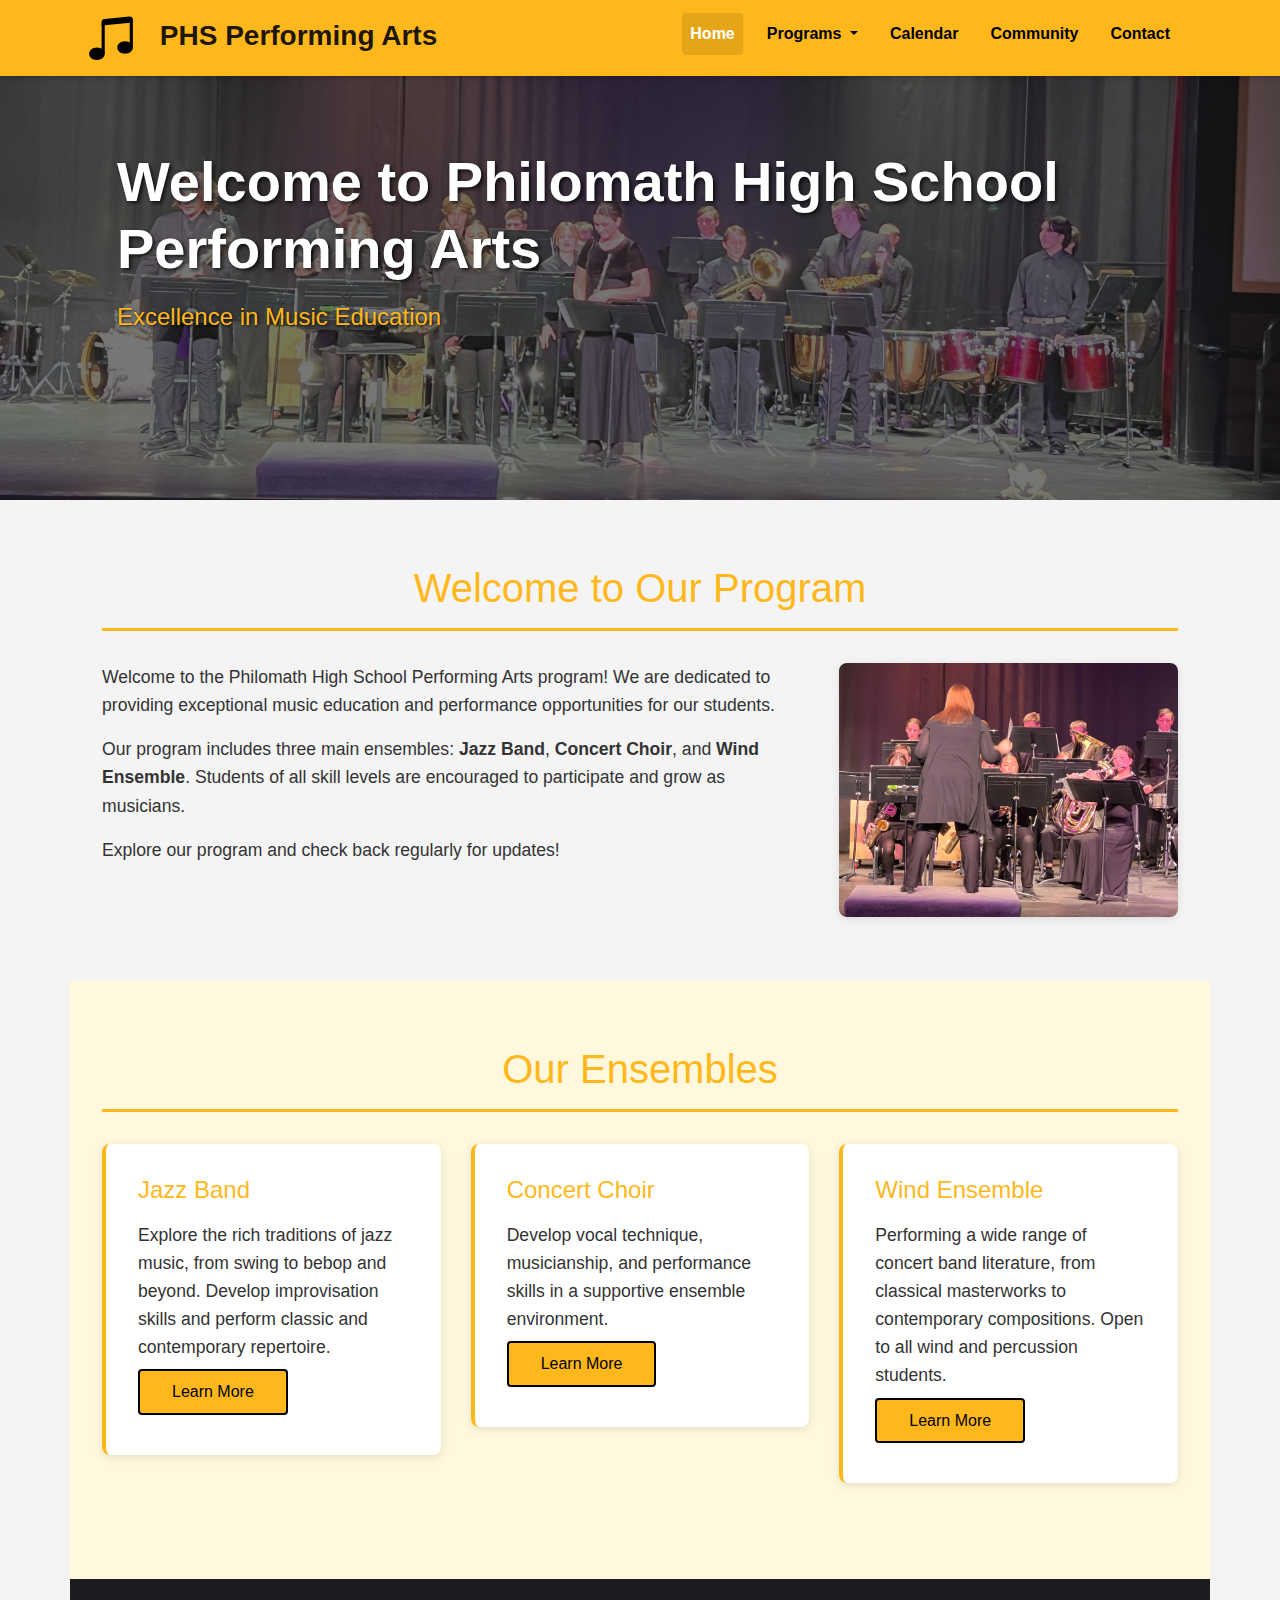
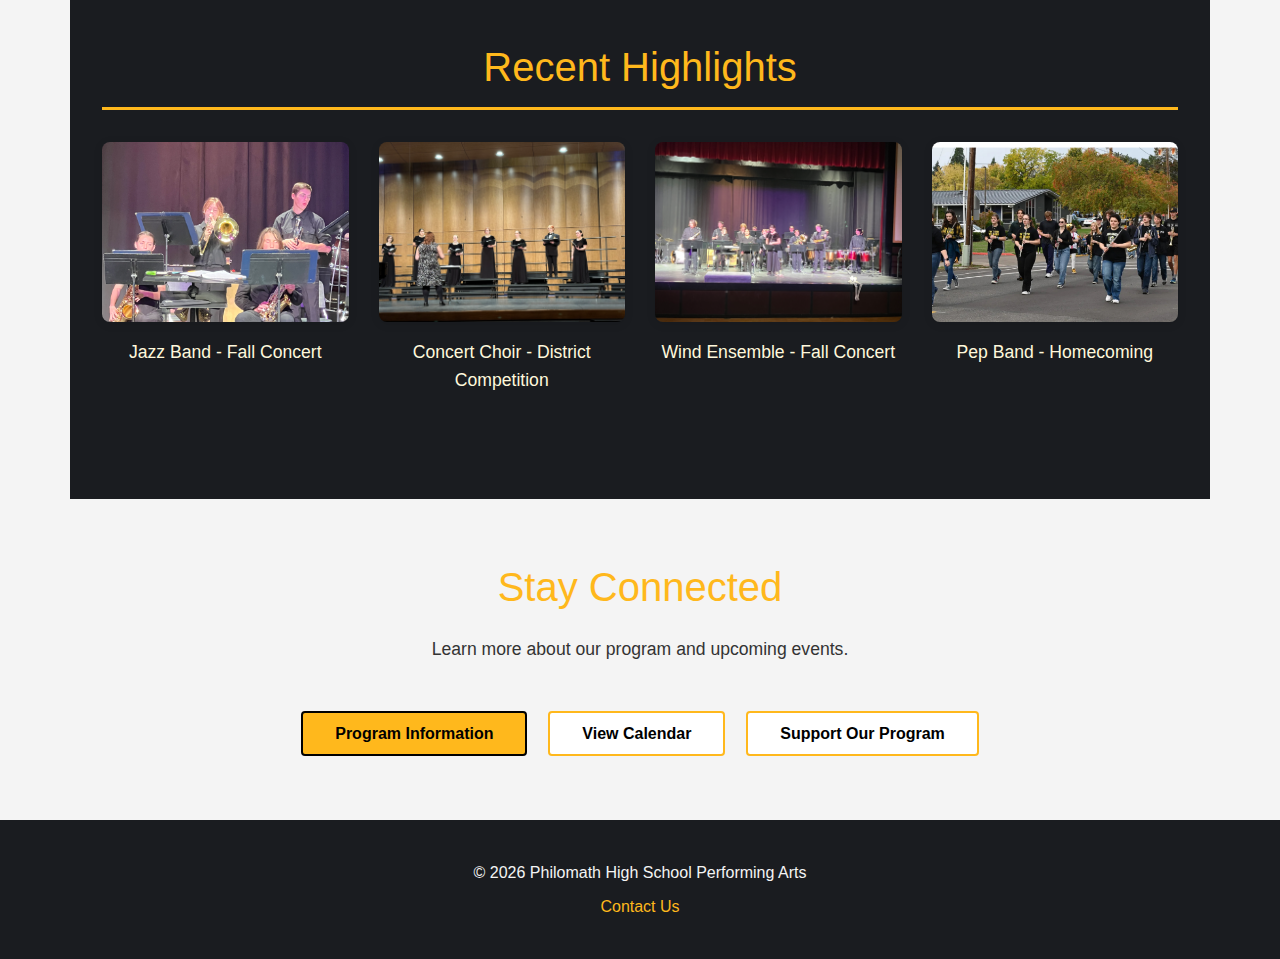
<file: index.html>
<!DOCTYPE html>
<html lang="en">
<head>
    <meta charset="UTF-8">
    <meta name="viewport" content="width=device-width, initial-scale=1.0">
    <title>PHS Performing Arts</title>

    <meta name="description" content="Philomath High School Performing Arts - Jazz Band, Concert Choir, Wind Ensemble, and Pep Band programs.">
    <link rel="icon" type="image/svg+xml" href="./assets/icons/music-note-beamed.svg">

    <!-- Bootstrap CSS -->
    <link rel="stylesheet" href="https://stackpath.bootstrapcdn.com/bootstrap/4.5.0/css/bootstrap.min.css">

    <!-- Custom CSS -->
    <link rel="stylesheet" href="./css/styles.css">
</head>
<body>
    <!-- Navigation -->
    <div class="topnav fixed-top">
        <nav class="navbar navbar-light navbar-custom navbar-expand-md">
            <a class="navbar-brand" href="index.html">
                <img src="./assets/icons/music-note-beamed.svg" alt="PHS Logo">
                PHS Performing Arts
            </a>
            <button class="navbar-toggler" type="button" data-toggle="collapse"
                    data-target="#navbar-top" aria-controls="navbar-top"
                    aria-expanded="false" aria-label="Toggle navigation">
                <span class="navbar-toggler-icon"></span>
            </button>
            <div class="collapse navbar-collapse" id="navbar-top">
                <ul class="navbar-nav navbar-custom ml-auto">
                    <li class="nav-item"><a class="nav-link" href="index.html">Home</a></li>
                    <li class="nav-item dropdown">
                        <a class="nav-link dropdown-toggle" href="#" id="programsDropdown"
                           role="button" data-toggle="dropdown" aria-haspopup="true" aria-expanded="false">
                            Programs
                        </a>
                        <div class="dropdown-menu" aria-labelledby="programsDropdown">
                            <a class="dropdown-item" href="general-info.html">General Information</a>
                            <a class="dropdown-item" href="jazz-band.html">Jazz Band</a>
                            <a class="dropdown-item" href="choir.html">Concert Choir</a>
                            <a class="dropdown-item" href="wind-ensemble.html">Wind Ensemble</a>
                            <a class="dropdown-item" href="pep-band.html">Pep Band</a>
                        </div>
                    </li>
                    <li class="nav-item"><a class="nav-link" href="calendar.html">Calendar</a></li>
                    <li class="nav-item"><a class="nav-link" href="community.html">Community</a></li>
                    <li class="nav-item"><a class="nav-link" href="contact.html">Contact</a></li>
                </ul>
            </div>
        </nav>
    </div>

    <!-- Hero Section -->
    <div class="heading-content" style="background-image: url('./assets/img/image-0.jpg');">
        <section class="heading-section">
            <div class="container">
                <div class="row">
                    <div class="col-12">
                        <h1 class="heading-title">Welcome to Philomath High School Performing Arts</h1>
                        <p class="heading-subtitle">Excellence in Music Education</p>
                    </div>
                </div>
            </div>
        </section>
    </div>

    <!-- Main Content -->
    <div class="body-content">
        <div class="content">
            <!-- Welcome Section -->
            <section class="lightest-section">
                <div class="row">
                    <div class="col-12">
                        <h2 class="section-title">Welcome to Our Program</h2>
                    </div>
                </div>
                <div class="row">
                    <div class="col-md-8">
                        <!-- TO EDIT: Customize welcome message -->
                        <p>Welcome to the Philomath High School Performing Arts program! We are dedicated to providing exceptional music education and performance opportunities for our students.</p>
                        <p>Our program includes three main ensembles: <strong>Jazz Band</strong>, <strong>Concert Choir</strong>, and <strong>Wind Ensemble</strong>. Students of all skill levels are encouraged to participate and grow as musicians.</p>
                        <p>Explore our program and check back regularly for updates!</p>
                    </div>
                    <div class="col-md-4 text-center">
                        <img src="./assets/img/image-1.jpg" alt="Performing Arts Program" class="img-responsive">
                    </div>
                </div>
            </section>

            <!-- Ensembles Overview -->
            <section class="light-section">
                <div class="row">
                    <div class="col-12">
                        <h2 class="section-title">Our Ensembles</h2>
                    </div>
                </div>
                <div class="row">
                    <div class="col-md-4">
                        <div class="contact-card">
                            <h3>Jazz Band</h3>
                            <p>Explore the rich traditions of jazz music, from swing to bebop and beyond. Develop improvisation skills and perform classic and contemporary repertoire.</p>
                            <p><a href="jazz-band.html" class="button-primary">Learn More</a></p>
                        </div>
                    </div>
                    <div class="col-md-4">
                        <div class="contact-card">
                            <h3>Concert Choir</h3>
                            <p>Develop vocal technique, musicianship, and performance skills in a supportive ensemble environment.</p>
                            <p><a href="choir.html" class="button-primary">Learn More</a></p>
                        </div>
                    </div>
                    <div class="col-md-4">
                        <div class="contact-card">
                            <h3>Wind Ensemble</h3>
                            <p>Performing a wide range of concert band literature, from classical masterworks to contemporary compositions. Open to all wind and percussion students.</p>
                            <p><a href="wind-ensemble.html" class="button-primary">Learn More</a></p>
                        </div>
                    </div>
                </div>
            </section>

            <!-- Featured Photos -->
            <section class="dark-section">
                <div class="row">
                    <div class="col-12">
                        <h2 class="section-title">Recent Highlights</h2>
                    </div>
                </div>
                <div class="row">
                    <div class="col-md-3 mb-4">
                        <img src="./assets/img/image-2.jpg" alt="Jazz Band Fall 2024" class="img-responsive" style="object-fit: cover; object-position: top; height: 180px; width: 100%;">
                        <p class="text-center" style="margin-top: 1rem; color: var(--light-cream);">Jazz Band - Fall Concert</p>
                    </div>
                    <div class="col-md-3 mb-4">
                        <img src="./assets/img/image-3.jpg" alt="Choir District Competition" class="img-responsive" style="object-fit: cover; object-position: top; height: 180px; width: 100%;">
                        <p class="text-center" style="margin-top: 1rem; color: var(--light-cream);">Concert Choir - District Competition</p>
                    </div>
                    <div class="col-md-3 mb-4">
                        <img src="./assets/img/image-0.jpg" alt="Wind Ensemble Fall Concert" class="img-responsive" style="object-fit: cover; object-position: top; height: 180px; width: 100%;">
                        <p class="text-center" style="margin-top: 1rem; color: var(--light-cream);">Wind Ensemble - Fall Concert</p>
                    </div>
                    <div class="col-md-3 mb-4">
                        <img src="./assets/img/image-34.jpg" alt="Pep Band Homecoming Parade" class="img-responsive" style="object-fit: cover; object-position: top; height: 180px; width: 100%;">
                        <p class="text-center" style="margin-top: 1rem; color: var(--light-cream);">Pep Band - Homecoming</p>
                    </div>
                </div>
            </section>

            <!-- Quick Links -->
            <section class="lightest-section text-center">
                <div class="row">
                    <div class="col-12">
                        <h2>Stay Connected</h2>
                        <p class="spaced-content">Learn more about our program and upcoming events.</p>
                        <a href="general-info.html" class="button-primary" style="margin-right: 1rem;">Program Information</a>
                        <a href="calendar.html" class="button-secondary" style="margin-right: 1rem;">View Calendar</a>
                        <a href="community.html#support" class="button-secondary">Support Our Program</a>
                    </div>
                </div>
            </section>
        </div>
    </div>

    <!-- Footer -->
    <section class="footer-section">
        <div class="container">
            <div class="footer-content">
                <p>&copy; <span id="copyright-year"></span> Philomath High School Performing Arts</p>
                <p><a href="contact.html">Contact Us</a></p>
            </div>
        </div>
    </section>

    <!-- JavaScript -->
    <script src="https://code.jquery.com/jquery-3.5.1.slim.min.js"></script>
    <script src="https://cdn.jsdelivr.net/npm/popper.js@1.16.0/dist/umd/popper.min.js"></script>
    <script src="https://stackpath.bootstrapcdn.com/bootstrap/4.5.0/js/bootstrap.min.js"></script>
    <script src="./js/script.js"></script>
</body>
</html>
</file>
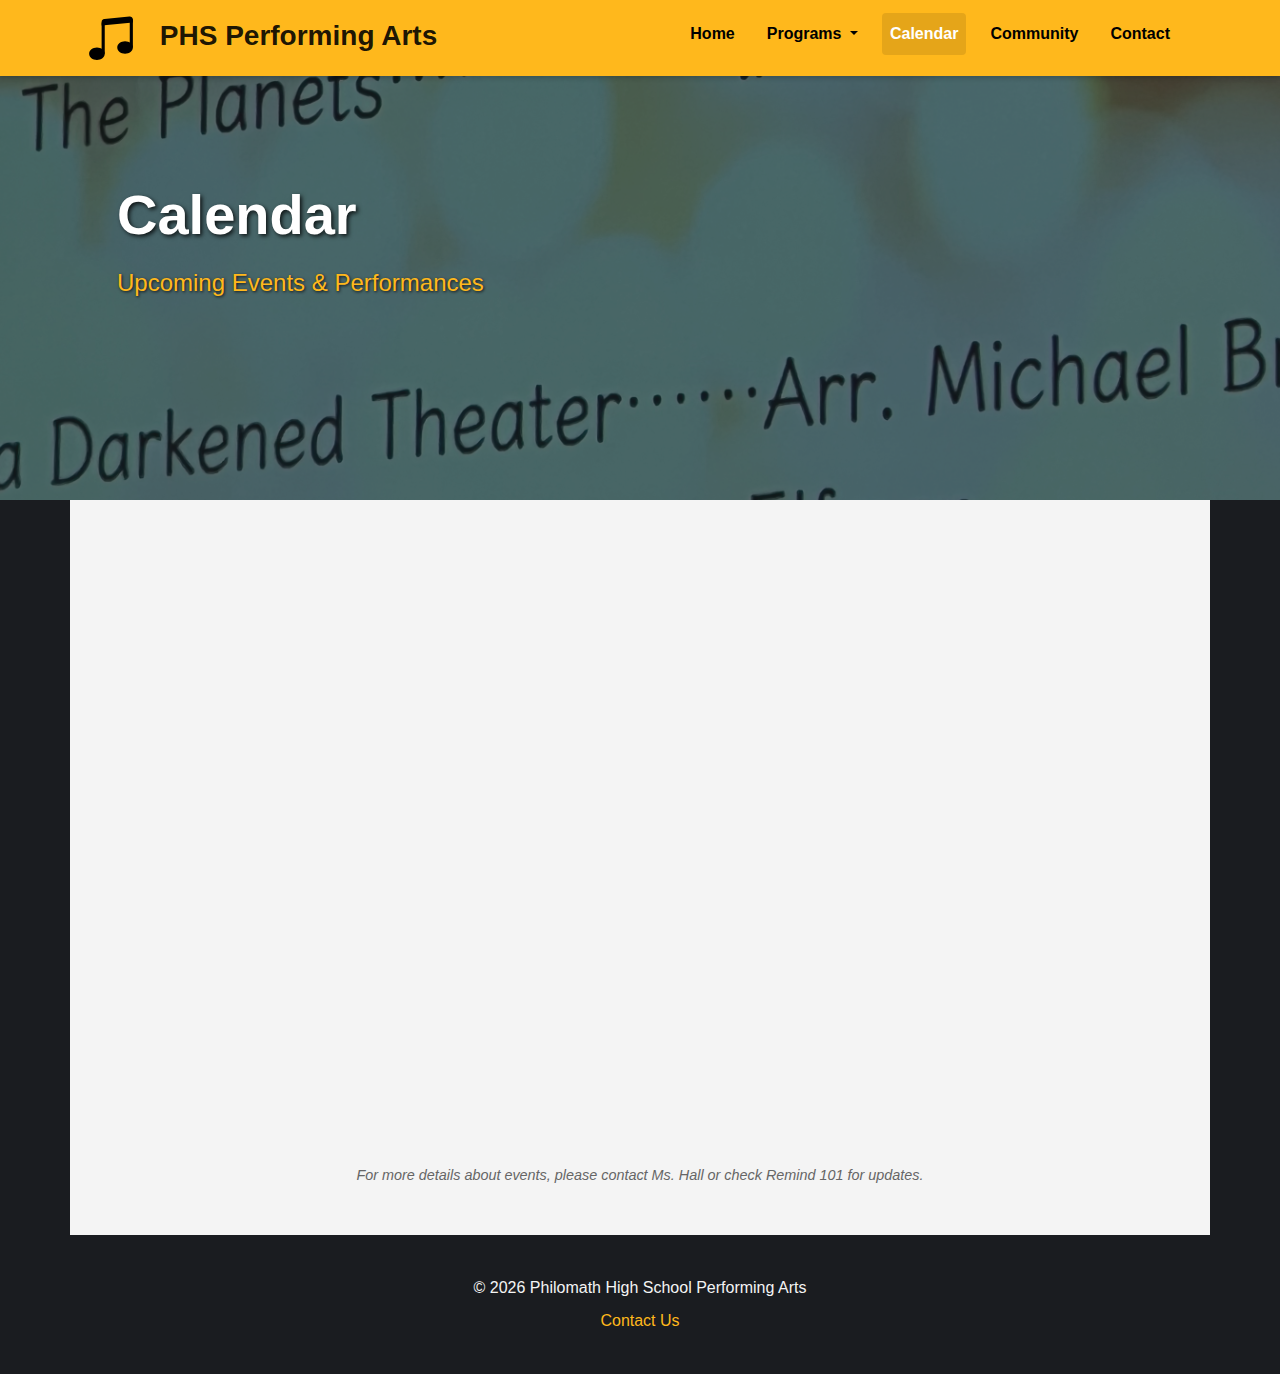
<file: calendar.html>
<!DOCTYPE html>
<html lang="en">
<head>
    <meta charset="UTF-8">
    <meta name="viewport" content="width=device-width, initial-scale=1.0">
    <title>Calendar - PHS Performing Arts</title>

    <meta name="description" content="PHS Performing Arts Calendar - Upcoming events and performances at Philomath High School.">
    <link rel="icon" type="image/svg+xml" href="./assets/icons/music-note-beamed.svg">

    <!-- Bootstrap CSS -->
    <link rel="stylesheet" href="https://stackpath.bootstrapcdn.com/bootstrap/4.5.0/css/bootstrap.min.css">

    <!-- Custom CSS -->
    <link rel="stylesheet" href="./css/styles.css">
</head>
<body>
    <!-- Navigation -->
    <div class="topnav fixed-top">
        <nav class="navbar navbar-light navbar-custom navbar-expand-md">
            <a class="navbar-brand" href="index.html">
                <img src="./assets/icons/music-note-beamed.svg" alt="PHS Logo">
                PHS Performing Arts
            </a>
            <button class="navbar-toggler" type="button" data-toggle="collapse"
                    data-target="#navbar-top" aria-controls="navbar-top"
                    aria-expanded="false" aria-label="Toggle navigation">
                <span class="navbar-toggler-icon"></span>
            </button>
            <div class="collapse navbar-collapse" id="navbar-top">
                <ul class="navbar-nav navbar-custom ml-auto">
                    <li class="nav-item"><a class="nav-link" href="index.html">Home</a></li>
                    <li class="nav-item dropdown">
                        <a class="nav-link dropdown-toggle" href="#" id="programsDropdown"
                           role="button" data-toggle="dropdown" aria-haspopup="true" aria-expanded="false">
                            Programs
                        </a>
                        <div class="dropdown-menu" aria-labelledby="programsDropdown">
                            <a class="dropdown-item" href="general-info.html">General Information</a>
                            <a class="dropdown-item" href="jazz-band.html">Jazz Band</a>
                            <a class="dropdown-item" href="choir.html">Concert Choir</a>
                            <a class="dropdown-item" href="wind-ensemble.html">Wind Ensemble</a>
                            <a class="dropdown-item" href="pep-band.html">Pep Band</a>
                        </div>
                    </li>
                    <li class="nav-item"><a class="nav-link" href="calendar.html">Calendar</a></li>
                    <li class="nav-item"><a class="nav-link" href="community.html">Community</a></li>
                    <li class="nav-item"><a class="nav-link" href="contact.html">Contact</a></li>
                </ul>
            </div>
        </nav>
    </div>

    <!-- Hero Section -->
    <div class="heading-content" style="background-image: url('./assets/img/image-36.jpg'); background-size: 150%; background-position: center center;">
        <section class="heading-section">
            <div class="container">
                <div class="row">
                    <div class="col-12">
                        <h1 class="heading-title">Calendar</h1>
                        <p class="heading-subtitle">Upcoming Events & Performances</p>
                    </div>
                </div>
            </div>
        </section>
    </div>

    <!-- Main Content -->
    <div class="body-content">
        <!-- Calendar Section -->
        <section class="dark-section">
            <div class="content">
                <!-- TO EDIT: Google Calendar Embed -->
                <!--
                INSTRUCTIONS TO ADD GOOGLE CALENDAR:
                1. Go to Google Calendar (calendar.google.com)
                2. Create/select your PHS Performing Arts calendar
                3. Click the gear icon (Settings) > Settings for my calendars > [Your Calendar] > Integrate calendar
                4. Copy the "Embed code" (the <iframe> tag)
                5. Replace the placeholder div below with the iframe code

                Example iframe format:
                <iframe src="https://calendar.google.com/calendar/embed?src=YOUR_CALENDAR_ID"
                        style="border: 0" width="100%" height="600" frameborder="0" scrolling="no"></iframe>
                -->

                <div class="row">
                    <div class="col-12 pt-4">
                        <iframe src="https://calendar.google.com/calendar/u/0/embed?color=%234986e7&color=%239fc6e7&color=%23ff7537&src=philomath.k12.or.us_9si3pco3k65jbgdfimtgopkc4g@group.calendar.google.com&src=philomath.k12.or.us_g2j4mgm2gco64m1mpehkqpn0c4@group.calendar.google.com&src=philomath.k12.or.us_rdt4enbb2d8pmml6bv7u0guab0@group.calendar.google.com"
                                style="border: 0; border-radius: 8px;"
                                width="100%"
                                height="600"
                                frameborder="0"
                                scrolling="no"></iframe>
                    </div>
                </div>

                <!-- Alternative: Static Events Table (uncomment if you prefer to manually update events) -->
                <!--
                <div class="row">
                    <div class="col-12">
                        <table class="calendar-table table table-striped">
                            <thead>
                                <tr>
                                    <th>Date</th>
                                    <th>Event</th>
                                    <th>Ensemble</th>
                                    <th>Location</th>
                                </tr>
                            </thead>
                            <tbody>
                                <tr>
                                    <td>March 15, 2026</td>
                                    <td>Spring Concert</td>
                                    <td>All Ensembles</td>
                                    <td>PHS Auditorium</td>
                                </tr>
                            </tbody>
                        </table>
                    </div>
                </div>
                -->

                <div class="row">
                    <div class="col-12 text-center spaced-content" style="margin-top: 2rem;">
                        <p class="note"><em>For more details about events, please contact Ms. Hall or check Remind 101 for updates.</em></p>
                    </div>
                </div>
            </div>
        </section>
    </div>

    <!-- Footer -->
    <section class="footer-section">
        <div class="container">
            <div class="footer-content">
                <p>&copy; <span id="copyright-year"></span> Philomath High School Performing Arts</p>
                <p><a href="contact.html">Contact Us</a></p>
            </div>
        </div>
    </section>

    <!-- JavaScript -->
    <script src="https://code.jquery.com/jquery-3.5.1.slim.min.js"></script>
    <script src="https://cdn.jsdelivr.net/npm/popper.js@1.16.0/dist/umd/popper.min.js"></script>
    <script src="https://stackpath.bootstrapcdn.com/bootstrap/4.5.0/js/bootstrap.min.js"></script>
    <script src="./js/script.js"></script>
</body>
</html>
</file>
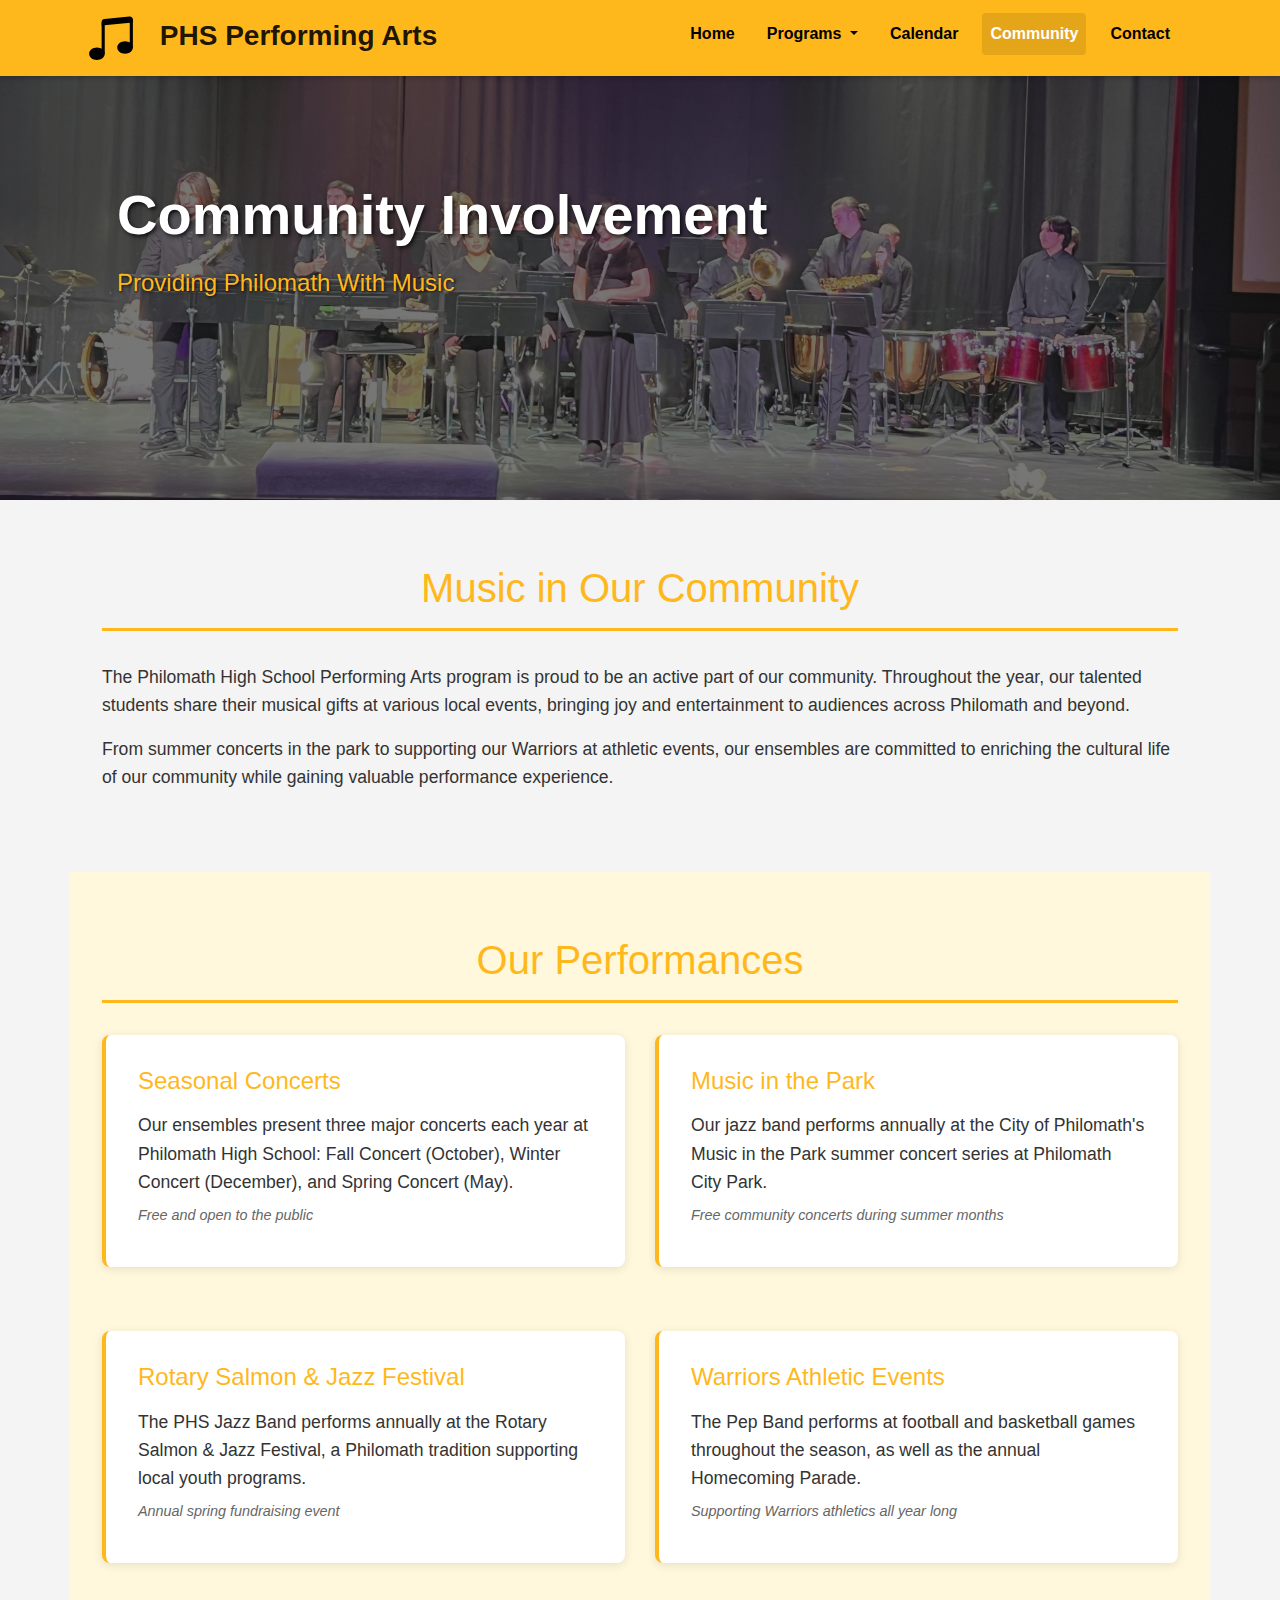
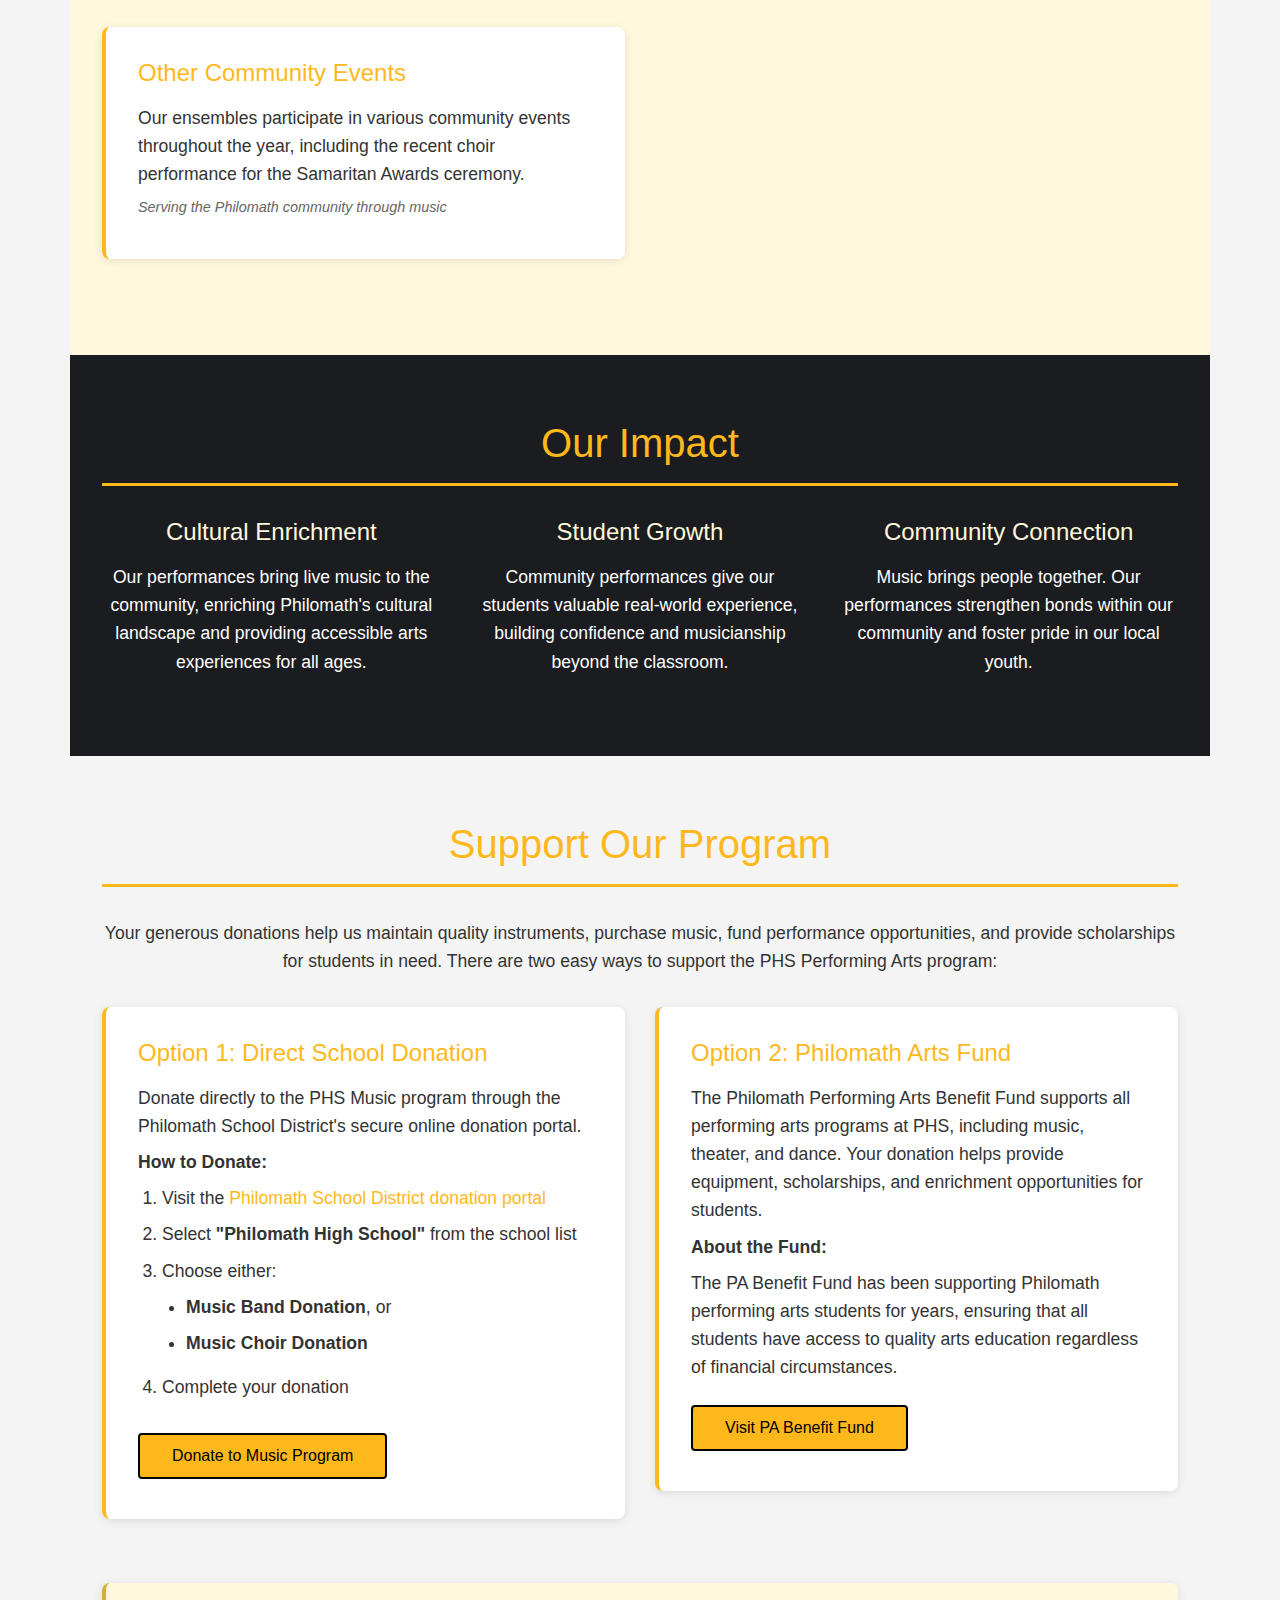
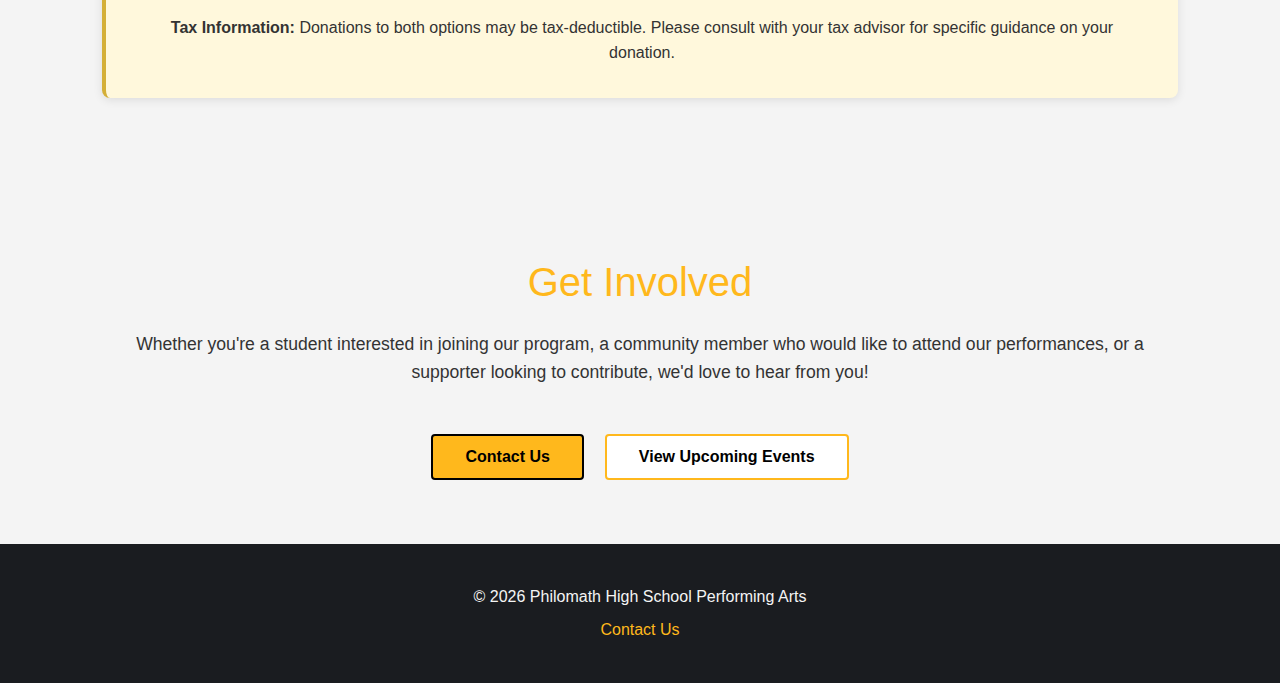
<file: community.html>
<!DOCTYPE html>
<html lang="en">
<head>
    <meta charset="UTF-8">
    <meta name="viewport" content="width=device-width, initial-scale=1.0">
    <title>Community Involvement - PHS Performing Arts</title>

    <meta name="description" content="PHS Performing Arts Community Involvement - Supporting Philomath through music performances and events.">
    <link rel="icon" type="image/svg+xml" href="./assets/icons/music-note-beamed.svg">

    <!-- Bootstrap CSS -->
    <link rel="stylesheet" href="https://stackpath.bootstrapcdn.com/bootstrap/4.5.0/css/bootstrap.min.css">

    <!-- Custom CSS -->
    <link rel="stylesheet" href="./css/styles.css">
</head>
<body>
    <!-- Navigation -->
    <div class="topnav fixed-top">
        <nav class="navbar navbar-light navbar-custom navbar-expand-md">
            <a class="navbar-brand" href="index.html">
                <img src="./assets/icons/music-note-beamed.svg" alt="PHS Logo">
                PHS Performing Arts
            </a>
            <button class="navbar-toggler" type="button" data-toggle="collapse"
                    data-target="#navbar-top" aria-controls="navbar-top"
                    aria-expanded="false" aria-label="Toggle navigation">
                <span class="navbar-toggler-icon"></span>
            </button>
            <div class="collapse navbar-collapse" id="navbar-top">
                <ul class="navbar-nav navbar-custom ml-auto">
                    <li class="nav-item"><a class="nav-link" href="index.html">Home</a></li>
                    <li class="nav-item dropdown">
                        <a class="nav-link dropdown-toggle" href="#" id="programsDropdown"
                           role="button" data-toggle="dropdown" aria-haspopup="true" aria-expanded="false">
                            Programs
                        </a>
                        <div class="dropdown-menu" aria-labelledby="programsDropdown">
                            <a class="dropdown-item" href="general-info.html">General Information</a>
                            <a class="dropdown-item" href="jazz-band.html">Jazz Band</a>
                            <a class="dropdown-item" href="choir.html">Concert Choir</a>
                            <a class="dropdown-item" href="wind-ensemble.html">Wind Ensemble</a>
                            <a class="dropdown-item" href="pep-band.html">Pep Band</a>
                        </div>
                    </li>
                    <li class="nav-item"><a class="nav-link" href="calendar.html">Calendar</a></li>
                    <li class="nav-item"><a class="nav-link" href="community.html">Community</a></li>
                    <li class="nav-item"><a class="nav-link" href="contact.html">Contact</a></li>
                </ul>
            </div>
        </nav>
    </div>

    <!-- Hero Section -->
    <div class="heading-content" style="background-image: url('./assets/img/image-0.jpg');">
        <section class="heading-section">
            <div class="container">
                <div class="row">
                    <div class="col-12">
                        <h1 class="heading-title">Community Involvement</h1>
                        <p class="heading-subtitle">Providing Philomath With Music</p>
                    </div>
                </div>
            </div>
        </section>
    </div>

    <!-- Main Content -->
    <div class="body-content">
        <div class="content">
            <!-- Introduction -->
            <section class="lightest-section">
                <div class="row">
                    <div class="col-12">
                        <h2 class="section-title">Music in Our Community</h2>
                    </div>
                </div>
                <div class="row">
                    <div class="col-12">
                        <p>The Philomath High School Performing Arts program is proud to be an active part of our community. Throughout the year, our talented students share their musical gifts at various local events, bringing joy and entertainment to audiences across Philomath and beyond.</p>
                        <p>From summer concerts in the park to supporting our Warriors at athletic events, our ensembles are committed to enriching the cultural life of our community while gaining valuable performance experience.</p>
                    </div>
                </div>
            </section>

            <!-- Our Performances -->
            <section class="light-section">
                <div class="row">
                    <div class="col-12">
                        <h2 class="section-title">Our Performances</h2>
                    </div>
                </div>

                <div class="row">
                    <div class="col-md-6">
                        <div class="contact-card">
                            <h3>Seasonal Concerts</h3>
                            <p>Our ensembles present three major concerts each year at Philomath High School: Fall Concert (October), Winter Concert (December), and Spring Concert (May).</p>
                            <p class="note">Free and open to the public</p>
                        </div>
                    </div>
                    <div class="col-md-6">
                        <div class="contact-card">
                            <h3>Music in the Park</h3>
                            <p>Our jazz band performs annually at the City of Philomath's Music in the Park summer concert series at Philomath City Park.</p>
                            <p class="note">Free community concerts during summer months</p>
                        </div>
                    </div>
                </div>
                <div class="row" style="margin-top: 2rem;">
                    <div class="col-md-6">
                        <div class="contact-card">
                            <h3>Rotary Salmon & Jazz Festival</h3>
                            <p>The PHS Jazz Band performs annually at the Rotary Salmon & Jazz Festival, a Philomath tradition supporting local youth programs.</p>
                            <p class="note">Annual spring fundraising event</p>
                        </div>
                    </div>
                    <div class="col-md-6">
                        <div class="contact-card">
                            <h3>Warriors Athletic Events</h3>
                            <p>The Pep Band performs at football and basketball games throughout the season, as well as the annual Homecoming Parade.</p>
                            <p class="note">Supporting Warriors athletics all year long</p>
                        </div>
                    </div>
                </div>
                <div class="row" style="margin-top: 2rem;">
                    <div class="col-md-6">
                        <div class="contact-card">
                            <h3>Other Community Events</h3>
                            <p>Our ensembles participate in various community events throughout the year, including the recent choir performance for the Samaritan Awards ceremony.</p>
                            <p class="note">Serving the Philomath community through music</p>
                        </div>
                    </div>
                </div>
            </section>

            <!-- Impact Section -->
            <section class="dark-section">
                <div class="row">
                    <div class="col-12">
                        <h2 class="section-title">Our Impact</h2>
                    </div>
                </div>
                <div class="row">
                    <div class="col-md-4 text-center">
                        <h3>Cultural Enrichment</h3>
                        <p>Our performances bring live music to the community, enriching Philomath's cultural landscape and providing accessible arts experiences for all ages.</p>
                    </div>
                    <div class="col-md-4 text-center">
                        <h3>Student Growth</h3>
                        <p>Community performances give our students valuable real-world experience, building confidence and musicianship beyond the classroom.</p>
                    </div>
                    <div class="col-md-4 text-center">
                        <h3>Community Connection</h3>
                        <p>Music brings people together. Our performances strengthen bonds within our community and foster pride in our local youth.</p>
                    </div>
                </div>
            </section>

            <!-- Donation Section -->
            <section id="support" class="lightest-section">
                <div class="row">
                    <div class="col-12">
                        <h2 class="section-title">Support Our Program</h2>
                    </div>
                </div>
                <div class="row">
                    <div class="col-12">
                        <p class="text-center" style="font-size: 1.1rem; margin-bottom: 2rem;">Your generous donations help us maintain quality instruments, purchase music, fund performance opportunities, and provide scholarships for students in need. There are two easy ways to support the PHS Performing Arts program:</p>
                    </div>
                </div>

                <!-- Donation Options -->
                <div class="row">
                    <div class="col-md-6">
                        <div class="contact-card">
                            <h3>Option 1: Direct School Donation</h3>
                            <p>Donate directly to the PHS Music program through the Philomath School District's secure online donation portal.</p>
                            <p><strong>How to Donate:</strong></p>
                            <ol style="padding-left: 1.5rem;">
                                <li>Visit the <a href="https://or-philomath-lite.intouchreceipting.com/" target="_blank">Philomath School District donation portal</a></li>
                                <li>Select <strong>"Philomath High School"</strong> from the school list</li>
                                <li>Choose either:
                                    <ul style="list-style-type: disc; padding-left: 1.5rem; margin-top: 0.5rem;">
                                        <li><strong>Music Band Donation</strong>, or</li>
                                        <li><strong>Music Choir Donation</strong></li>
                                    </ul>
                                </li>
                                <li>Complete your donation</li>
                            </ol>
                            <p style="margin-top: 1.5rem;">
                                <a href="https://or-philomath-lite.intouchreceipting.com/" target="_blank" class="button-primary">Donate to Music Program</a>
                            </p>
                        </div>
                    </div>
                    <div class="col-md-6">
                        <div class="contact-card">
                            <h3>Option 2: Philomath Arts Fund</h3>
                            <p>The Philomath Performing Arts Benefit Fund supports all performing arts programs at PHS, including music, theater, and dance. Your donation helps provide equipment, scholarships, and enrichment opportunities for students.</p>
                            <p><strong>About the Fund:</strong></p>
                            <p>The PA Benefit Fund has been supporting Philomath performing arts students for years, ensuring that all students have access to quality arts education regardless of financial circumstances.</p>
                            <p style="margin-top: 1.5rem;">
                                <a href="https://www.philomathpa.com" target="_blank" class="button-primary">Visit PA Benefit Fund</a>
                            </p>
                        </div>
                    </div>
                </div>

                <!-- Tax Deductible Note -->
                <div class="row" style="margin-top: 2rem;">
                    <div class="col-12">
                        <div class="contact-card" style="border-left-color: var(--accent-gold); background-color: var(--light-cream);">
                            <p class="text-center" style="margin-bottom: 0; font-size: 1rem;"><strong>Tax Information:</strong> Donations to both options may be tax-deductible. Please consult with your tax advisor for specific guidance on your donation.</p>
                        </div>
                    </div>
                </div>
            </section>

            <!-- Call to Action -->
            <section class="lightest-section text-center">
                <div class="row">
                    <div class="col-12">
                        <h2>Get Involved</h2>
                        <p class="spaced-content">Whether you're a student interested in joining our program, a community member who would like to attend our performances, or a supporter looking to contribute, we'd love to hear from you!</p>
                        <a href="contact.html" class="button-primary" style="margin-right: 1rem;">Contact Us</a>
                        <a href="calendar.html" class="button-secondary">View Upcoming Events</a>
                    </div>
                </div>
            </section>
        </div>
    </div>

    <!-- Footer -->
    <section class="footer-section">
        <div class="container">
            <div class="footer-content">
                <p>&copy; <span id="copyright-year"></span> Philomath High School Performing Arts</p>
                <p><a href="contact.html">Contact Us</a></p>
            </div>
        </div>
    </section>

    <!-- JavaScript -->
    <script src="https://code.jquery.com/jquery-3.5.1.slim.min.js"></script>
    <script src="https://cdn.jsdelivr.net/npm/popper.js@1.16.0/dist/umd/popper.min.js"></script>
    <script src="https://stackpath.bootstrapcdn.com/bootstrap/4.5.0/js/bootstrap.min.js"></script>
    <script src="./js/script.js"></script>
</body>
</html>
</file>
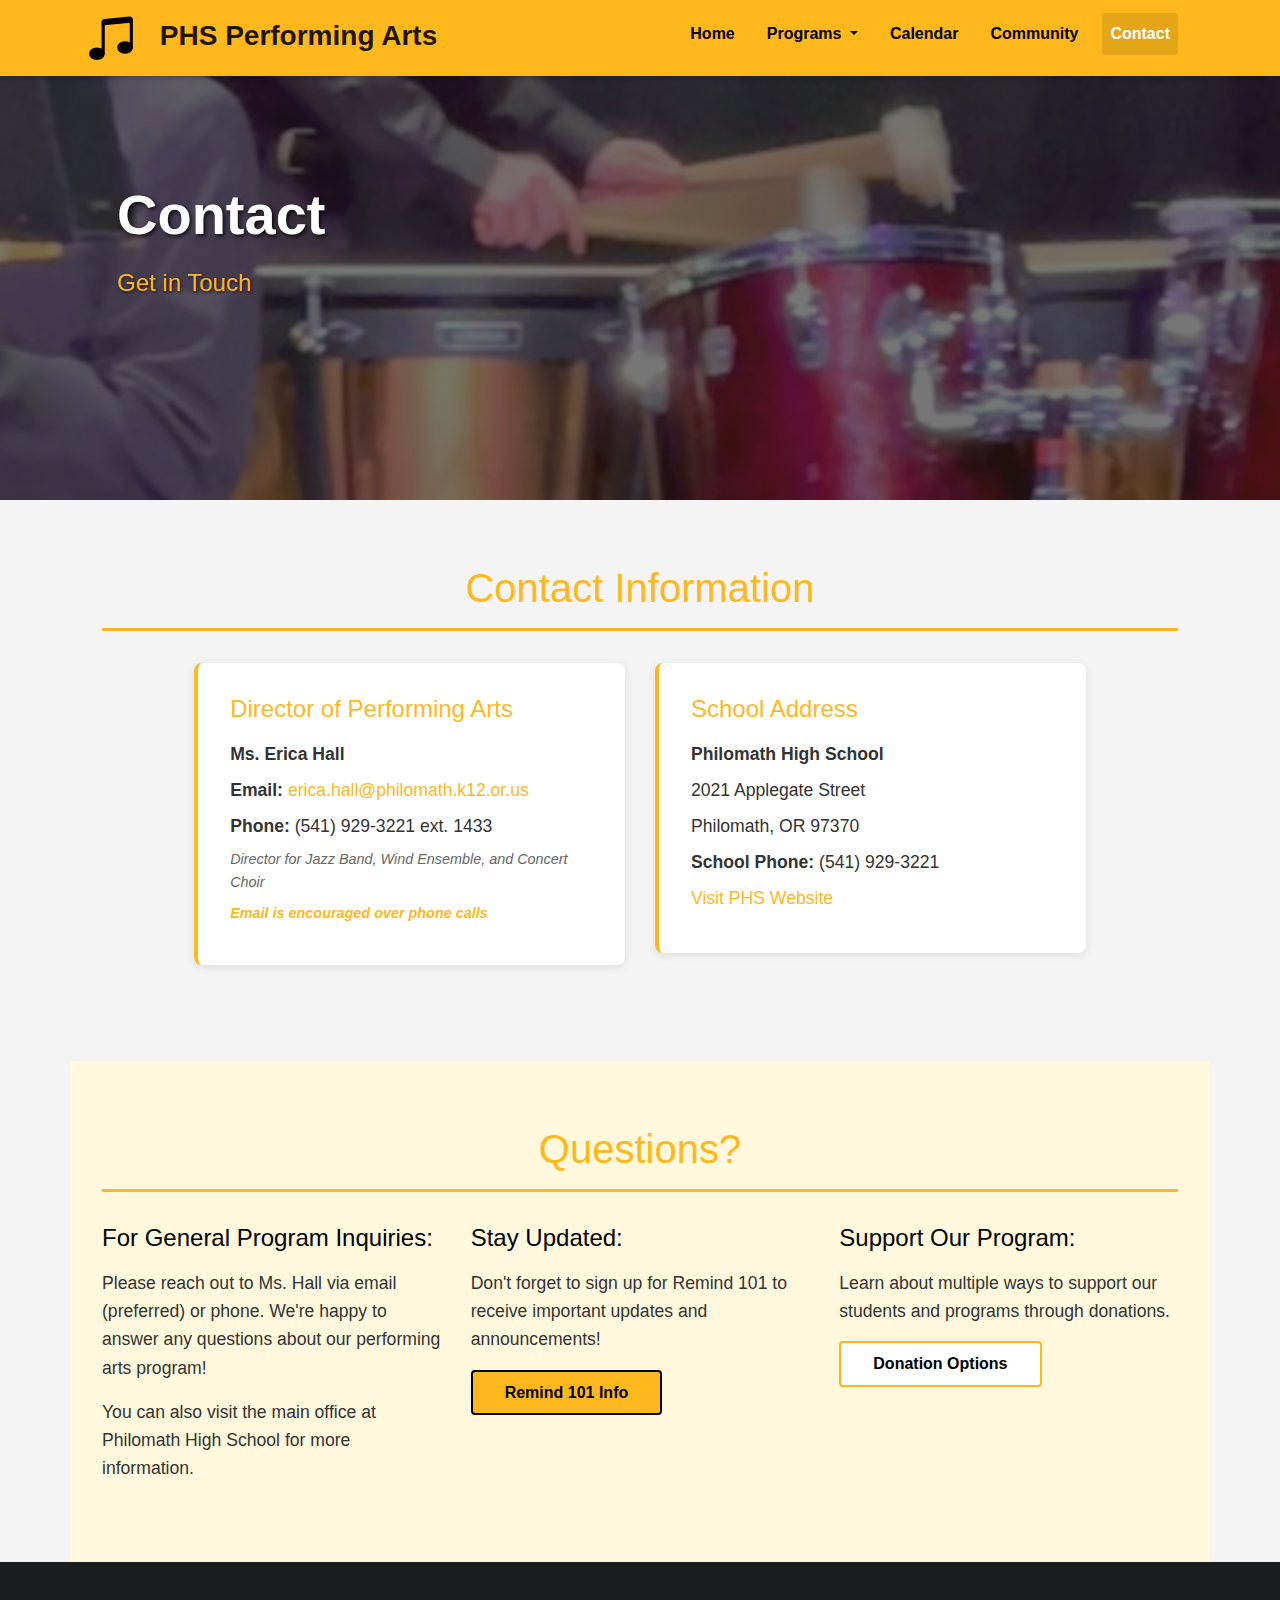
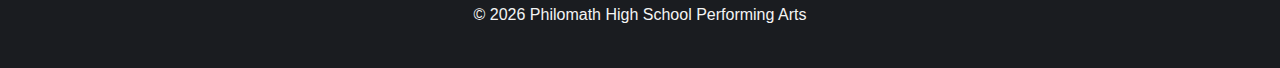
<file: contact.html>
<!DOCTYPE html>
<html lang="en">
<head>
    <meta charset="UTF-8">
    <meta name="viewport" content="width=device-width, initial-scale=1.0">
    <title>Contact - PHS Performing Arts</title>

    <meta name="description" content="Contact PHS Performing Arts - Get in touch with Philomath High School's music program.">
    <link rel="icon" type="image/svg+xml" href="./assets/icons/music-note-beamed.svg">

    <!-- Bootstrap CSS -->
    <link rel="stylesheet" href="https://stackpath.bootstrapcdn.com/bootstrap/4.5.0/css/bootstrap.min.css">

    <!-- Custom CSS -->
    <link rel="stylesheet" href="./css/styles.css">
</head>
<body>
    <!-- Navigation -->
    <div class="topnav fixed-top">
        <nav class="navbar navbar-light navbar-custom navbar-expand-md">
            <a class="navbar-brand" href="index.html">
                <img src="./assets/icons/music-note-beamed.svg" alt="PHS Logo">
                PHS Performing Arts
            </a>
            <button class="navbar-toggler" type="button" data-toggle="collapse"
                    data-target="#navbar-top" aria-controls="navbar-top"
                    aria-expanded="false" aria-label="Toggle navigation">
                <span class="navbar-toggler-icon"></span>
            </button>
            <div class="collapse navbar-collapse" id="navbar-top">
                <ul class="navbar-nav navbar-custom ml-auto">
                    <li class="nav-item"><a class="nav-link" href="index.html">Home</a></li>
                    <li class="nav-item dropdown">
                        <a class="nav-link dropdown-toggle" href="#" id="programsDropdown"
                           role="button" data-toggle="dropdown" aria-haspopup="true" aria-expanded="false">
                            Programs
                        </a>
                        <div class="dropdown-menu" aria-labelledby="programsDropdown">
                            <a class="dropdown-item" href="general-info.html">General Information</a>
                            <a class="dropdown-item" href="jazz-band.html">Jazz Band</a>
                            <a class="dropdown-item" href="choir.html">Concert Choir</a>
                            <a class="dropdown-item" href="wind-ensemble.html">Wind Ensemble</a>
                            <a class="dropdown-item" href="pep-band.html">Pep Band</a>
                        </div>
                    </li>
                    <li class="nav-item"><a class="nav-link" href="calendar.html">Calendar</a></li>
                    <li class="nav-item"><a class="nav-link" href="community.html">Community</a></li>
                    <li class="nav-item"><a class="nav-link" href="contact.html">Contact</a></li>
                </ul>
            </div>
        </nav>
    </div>

    <!-- Hero Section -->
    <div class="heading-content" style="background-image: url('./assets/img/image-10.jpg'); background-position: center 70%;">
        <section class="heading-section">
            <div class="container">
                <div class="row">
                    <div class="col-12">
                        <h1 class="heading-title">Contact</h1>
                        <p class="heading-subtitle">Get in Touch</p>
                    </div>
                </div>
            </div>
        </section>
    </div>

    <!-- Main Content -->
    <div class="body-content">
        <div class="content">
            <!-- Contact Information -->
            <section class="lightest-section">
                <div class="row">
                    <div class="col-12">
                        <h2 class="section-title">Contact Information</h2>
                    </div>
                </div>
                <div class="row justify-content-center">
                    <!-- Director of Performing Arts -->
                    <div class="col-md-5">
                        <div class="contact-card">
                            <h3>Director of Performing Arts</h3>
                            <p><strong>Ms. Erica Hall</strong></p>
                            <p><strong>Email:</strong> <a href="mailto:erica.hall@philomath.k12.or.us">erica.hall@philomath.k12.or.us</a></p>
                            <p><strong>Phone:</strong> (541) 929-3221 ext. 1433</p>
                            <p class="note"><em>Director for Jazz Band, Wind Ensemble, and Concert Choir</em></p>
                            <p class="note" style="color: var(--warriors-gold); font-weight: 600;"><em>Email is encouraged over phone calls</em></p>
                        </div>
                    </div>

                    <!-- School Address -->
                    <div class="col-md-5">
                        <div class="contact-card">
                            <h3>School Address</h3>
                            <p><strong>Philomath High School</strong></p>
                            <p>2021 Applegate Street</p>
                            <p>Philomath, OR 97370</p>
                            <p><strong>School Phone:</strong> (541) 929-3221</p>
                            <p><a href="https://www.philomathsd.net/philomath-hs-home" target="_blank">Visit PHS Website</a></p>
                        </div>
                    </div>
                </div>
            </section>

            <!-- Additional Information -->
            <section class="light-section">
                <div class="row">
                    <div class="col-12">
                        <h2 class="section-title">Questions?</h2>
                    </div>
                </div>
                <div class="row">
                    <div class="col-md-4">
                        <h3>For General Program Inquiries:</h3>
                        <p>Please reach out to Ms. Hall via email (preferred) or phone. We're happy to answer any questions about our performing arts program!</p>
                        <p>You can also visit the main office at Philomath High School for more information.</p>
                    </div>
                    <div class="col-md-4">
                        <h3>Stay Updated:</h3>
                        <p>Don't forget to sign up for Remind 101 to receive important updates and announcements!</p>
                        <p><a href="general-info.html" class="button-primary">Remind 101 Info</a></p>
                    </div>
                    <div class="col-md-4">
                        <h3>Support Our Program:</h3>
                        <p>Learn about multiple ways to support our students and programs through donations.</p>
                        <p><a href="community.html#support" class="button-secondary">Donation Options</a></p>
                    </div>
                </div>
            </section>
        </div>
    </div>

    <!-- Footer -->
    <section class="footer-section">
        <div class="container">
            <div class="footer-content">
                <p>&copy; <span id="copyright-year"></span> Philomath High School Performing Arts</p>
            </div>
        </div>
    </section>

    <!-- JavaScript -->
    <script src="https://code.jquery.com/jquery-3.5.1.slim.min.js"></script>
    <script src="https://cdn.jsdelivr.net/npm/popper.js@1.16.0/dist/umd/popper.min.js"></script>
    <script src="https://stackpath.bootstrapcdn.com/bootstrap/4.5.0/js/bootstrap.min.js"></script>
    <script src="./js/script.js"></script>
</body>
</html>
</file>
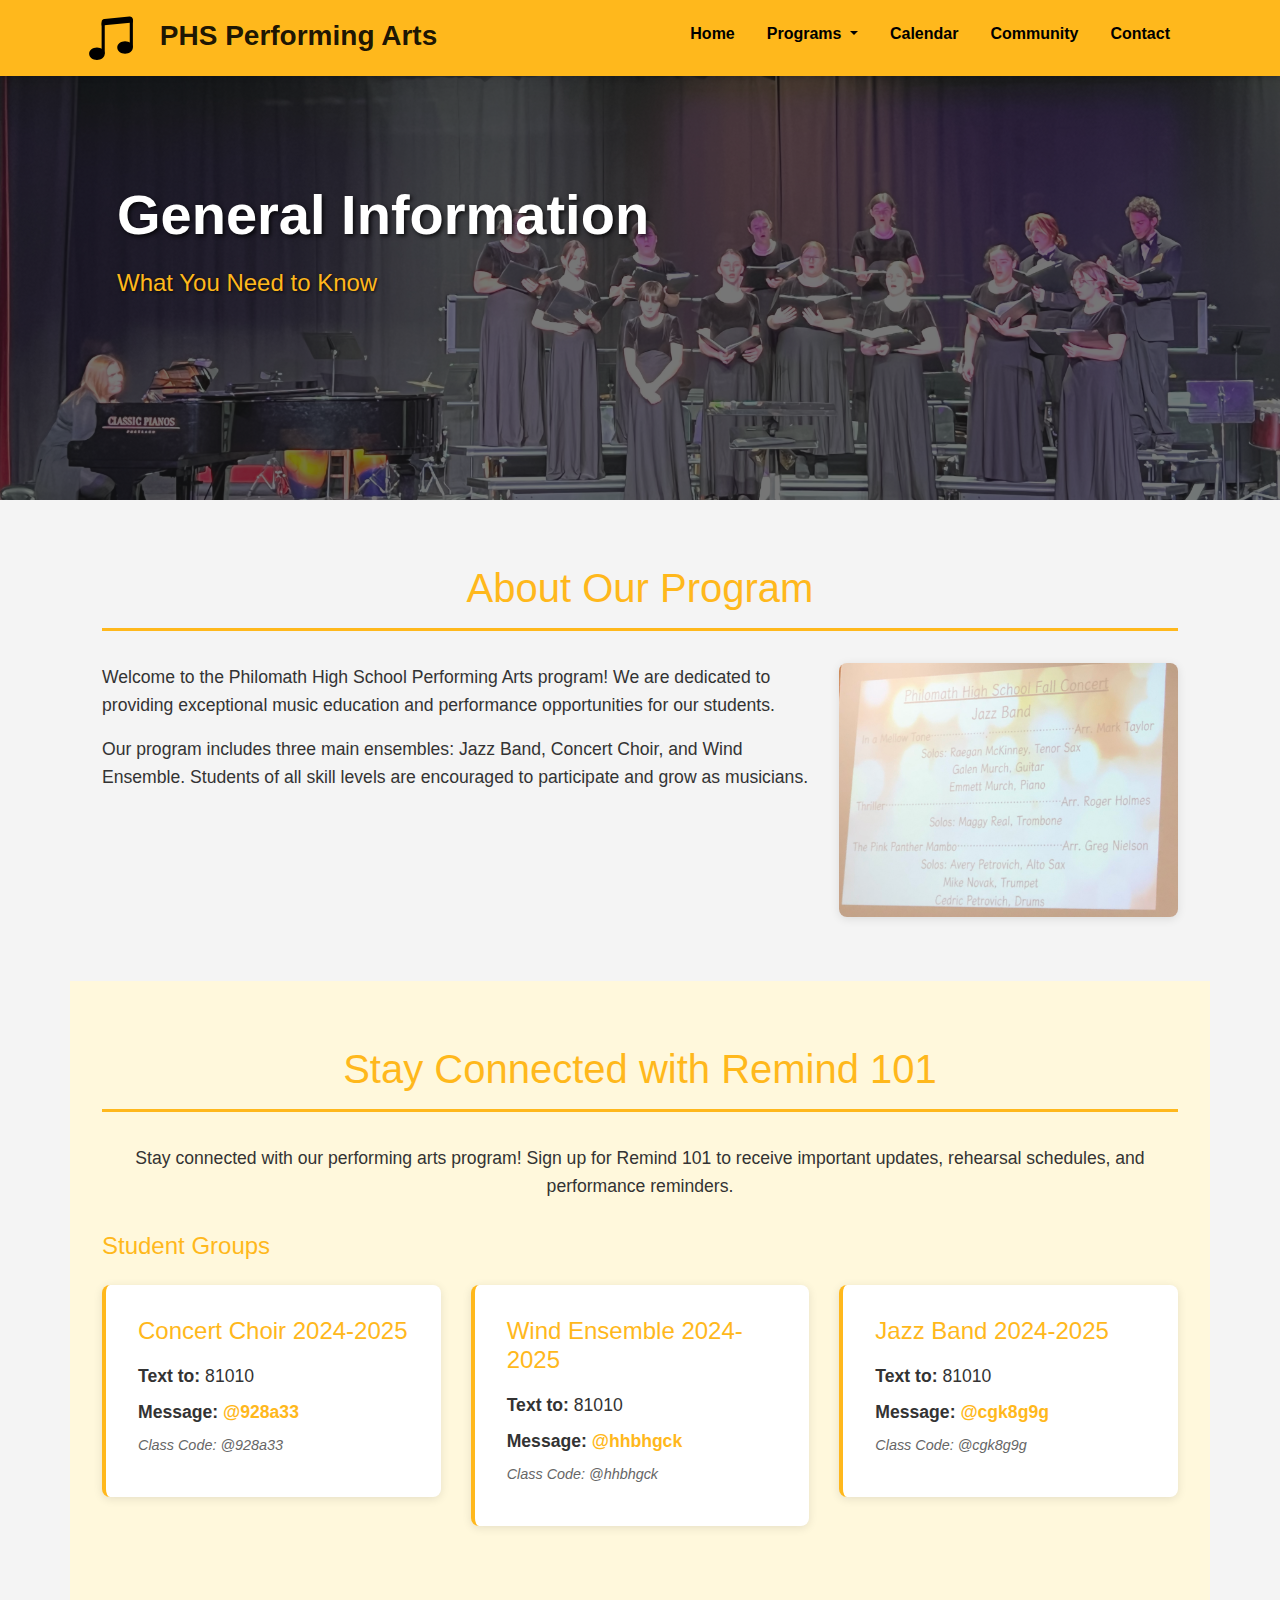
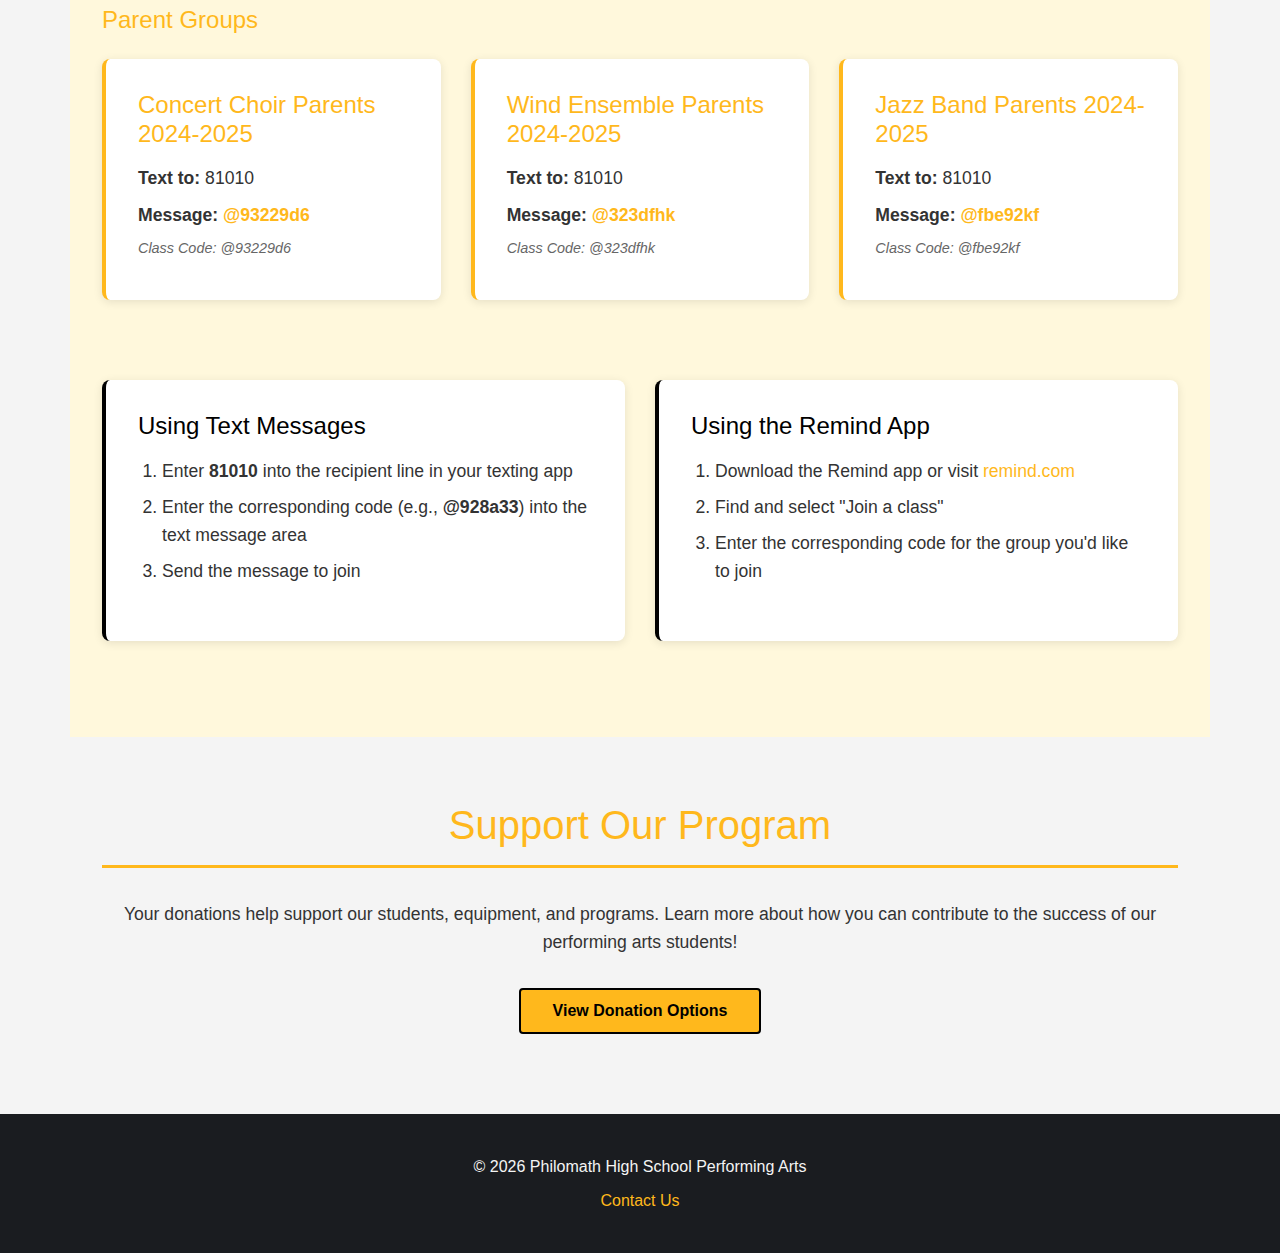
<file: general-info.html>
<!DOCTYPE html>
<html lang="en">
<head>
    <meta charset="UTF-8">
    <meta name="viewport" content="width=device-width, initial-scale=1.0">
    <title>General Information - PHS Performing Arts</title>

    <meta name="description" content="PHS Performing Arts General Information - Program details and Remind 101 sign-up codes.">
    <link rel="icon" type="image/svg+xml" href="./assets/icons/music-note-beamed.svg">

    <!-- Bootstrap CSS -->
    <link rel="stylesheet" href="https://stackpath.bootstrapcdn.com/bootstrap/4.5.0/css/bootstrap.min.css">

    <!-- Custom CSS -->
    <link rel="stylesheet" href="./css/styles.css">
</head>
<body>
    <!-- Navigation -->
    <div class="topnav fixed-top">
        <nav class="navbar navbar-light navbar-custom navbar-expand-md">
            <a class="navbar-brand" href="index.html">
                <img src="./assets/icons/music-note-beamed.svg" alt="PHS Logo">
                PHS Performing Arts
            </a>
            <button class="navbar-toggler" type="button" data-toggle="collapse"
                    data-target="#navbar-top" aria-controls="navbar-top"
                    aria-expanded="false" aria-label="Toggle navigation">
                <span class="navbar-toggler-icon"></span>
            </button>
            <div class="collapse navbar-collapse" id="navbar-top">
                <ul class="navbar-nav navbar-custom ml-auto">
                    <li class="nav-item"><a class="nav-link" href="index.html">Home</a></li>
                    <li class="nav-item dropdown">
                        <a class="nav-link dropdown-toggle" href="#" id="programsDropdown"
                           role="button" data-toggle="dropdown" aria-haspopup="true" aria-expanded="false">
                            Programs
                        </a>
                        <div class="dropdown-menu" aria-labelledby="programsDropdown">
                            <a class="dropdown-item" href="general-info.html">General Information</a>
                            <a class="dropdown-item" href="jazz-band.html">Jazz Band</a>
                            <a class="dropdown-item" href="choir.html">Concert Choir</a>
                            <a class="dropdown-item" href="wind-ensemble.html">Wind Ensemble</a>
                            <a class="dropdown-item" href="pep-band.html">Pep Band</a>
                        </div>
                    </li>
                    <li class="nav-item"><a class="nav-link" href="calendar.html">Calendar</a></li>
                    <li class="nav-item"><a class="nav-link" href="community.html">Community</a></li>
                    <li class="nav-item"><a class="nav-link" href="contact.html">Contact</a></li>
                </ul>
            </div>
        </nav>
    </div>

    <!-- Hero Section -->
    <div class="heading-content" style="background-image: url('./assets/img/image-37.jpg');">
        <section class="heading-section">
            <div class="container">
                <div class="row">
                    <div class="col-12">
                        <h1 class="heading-title">General Information</h1>
                        <p class="heading-subtitle">What You Need to Know</p>
                    </div>
                </div>
            </div>
        </section>
    </div>

    <!-- Main Content -->
    <div class="body-content">
        <div class="content">
            <!-- Program Overview -->
            <section class="lightest-section">
                <div class="row">
                    <div class="col-12">
                        <h2 class="section-title">About Our Program</h2>
                    </div>
                </div>
                <div class="row">
                    <div class="col-md-8">
                        <!-- TO EDIT: Change the text between the <p> tags below -->
                        <p>Welcome to the Philomath High School Performing Arts program! We are dedicated to providing exceptional music education and performance opportunities for our students.</p>
                        <p>Our program includes three main ensembles: Jazz Band, Concert Choir, and Wind Ensemble. Students of all skill levels are encouraged to participate and grow as musicians.</p>
                    </div>
                    <div class="col-md-4">
                        <img src="./assets/img/image-38.jpg" alt="Fall 2024 Program" class="img-responsive">
                    </div>
                </div>
            </section>

            <!-- Remind 101 Section -->
            <section class="light-section">
                <div class="row">
                    <div class="col-12">
                        <h2 class="section-title">Stay Connected with Remind 101</h2>
                    </div>
                </div>
                <div class="row">
                    <div class="col-12">
                        <p class="text-center" style="font-size: 1.1rem; margin-bottom: 2rem;">Stay connected with our performing arts program! Sign up for Remind 101 to receive important updates, rehearsal schedules, and performance reminders.</p>
                    </div>
                </div>

                <!-- Student Groups -->
                <div class="row">
                    <div class="col-12">
                        <h3 style="color: var(--warriors-gold); margin-bottom: 1.5rem;">Student Groups</h3>
                    </div>
                </div>
                <div class="row">
                    <div class="col-md-4">
                        <div class="contact-card">
                            <h3>Concert Choir 2024-2025</h3>
                            <p><strong>Text to:</strong> 81010</p>
                            <p><strong>Message:</strong> <span style="color: var(--warriors-gold); font-weight: 600;">@928a33</span></p>
                            <p class="note"><em>Class Code: @928a33</em></p>
                        </div>
                    </div>
                    <div class="col-md-4">
                        <div class="contact-card">
                            <h3>Wind Ensemble 2024-2025</h3>
                            <p><strong>Text to:</strong> 81010</p>
                            <p><strong>Message:</strong> <span style="color: var(--warriors-gold); font-weight: 600;">@hhbhgck</span></p>
                            <p class="note"><em>Class Code: @hhbhgck</em></p>
                        </div>
                    </div>
                    <div class="col-md-4">
                        <div class="contact-card">
                            <h3>Jazz Band 2024-2025</h3>
                            <p><strong>Text to:</strong> 81010</p>
                            <p><strong>Message:</strong> <span style="color: var(--warriors-gold); font-weight: 600;">@cgk8g9g</span></p>
                            <p class="note"><em>Class Code: @cgk8g9g</em></p>
                        </div>
                    </div>
                </div>

                <!-- Parent Groups -->
                <div class="row" style="margin-top: 3rem;">
                    <div class="col-12">
                        <h3 style="color: var(--warriors-gold); margin-bottom: 1.5rem;">Parent Groups</h3>
                    </div>
                </div>
                <div class="row">
                    <div class="col-md-4">
                        <div class="contact-card">
                            <h3>Concert Choir Parents 2024-2025</h3>
                            <p><strong>Text to:</strong> 81010</p>
                            <p><strong>Message:</strong> <span style="color: var(--warriors-gold); font-weight: 600;">@93229d6</span></p>
                            <p class="note"><em>Class Code: @93229d6</em></p>
                        </div>
                    </div>
                    <div class="col-md-4">
                        <div class="contact-card">
                            <h3>Wind Ensemble Parents 2024-2025</h3>
                            <p><strong>Text to:</strong> 81010</p>
                            <p><strong>Message:</strong> <span style="color: var(--warriors-gold); font-weight: 600;">@323dfhk</span></p>
                            <p class="note"><em>Class Code: @323dfhk</em></p>
                        </div>
                    </div>
                    <div class="col-md-4">
                        <div class="contact-card">
                            <h3>Jazz Band Parents 2024-2025</h3>
                            <p><strong>Text to:</strong> 81010</p>
                            <p><strong>Message:</strong> <span style="color: var(--warriors-gold); font-weight: 600;">@fbe92kf</span></p>
                            <p class="note"><em>Class Code: @fbe92kf</em></p>
                        </div>
                    </div>
                </div>

                <!-- Instructions -->
                <div class="row" style="margin-top: 3rem;">
                    <div class="col-md-6">
                        <div class="contact-card" style="border-left-color: var(--warriors-black);">
                            <h3 style="color: var(--warriors-black);">Using Text Messages</h3>
                            <ol style="padding-left: 1.5rem;">
                                <li>Enter <strong>81010</strong> into the recipient line in your texting app</li>
                                <li>Enter the corresponding code (e.g., <strong>@928a33</strong>) into the text message area</li>
                                <li>Send the message to join</li>
                            </ol>
                        </div>
                    </div>
                    <div class="col-md-6">
                        <div class="contact-card" style="border-left-color: var(--warriors-black);">
                            <h3 style="color: var(--warriors-black);">Using the Remind App</h3>
                            <ol style="padding-left: 1.5rem;">
                                <li>Download the Remind app or visit <a href="https://www.remind.com" target="_blank">remind.com</a></li>
                                <li>Find and select "Join a class"</li>
                                <li>Enter the corresponding code for the group you'd like to join</li>
                            </ol>
                        </div>
                    </div>
                </div>
            </section>

            <!-- Support Section -->
            <section class="lightest-section text-center">
                <div class="row">
                    <div class="col-12">
                        <h2 class="section-title">Support Our Program</h2>
                        <p>Your donations help support our students, equipment, and programs. Learn more about how you can contribute to the success of our performing arts students!</p>
                        <p style="margin-top: 2rem;">
                            <a href="community.html#support" class="button-primary">View Donation Options</a>
                        </p>
                    </div>
                </div>
            </section>
        </div>
    </div>

    <!-- Footer -->
    <section class="footer-section">
        <div class="container">
            <div class="footer-content">
                <p>&copy; <span id="copyright-year"></span> Philomath High School Performing Arts</p>
                <p><a href="contact.html">Contact Us</a></p>
            </div>
        </div>
    </section>

    <!-- JavaScript -->
    <script src="https://code.jquery.com/jquery-3.5.1.slim.min.js"></script>
    <script src="https://cdn.jsdelivr.net/npm/popper.js@1.16.0/dist/umd/popper.min.js"></script>
    <script src="https://stackpath.bootstrapcdn.com/bootstrap/4.5.0/js/bootstrap.min.js"></script>
    <script src="./js/script.js"></script>
</body>
</html>
</file>
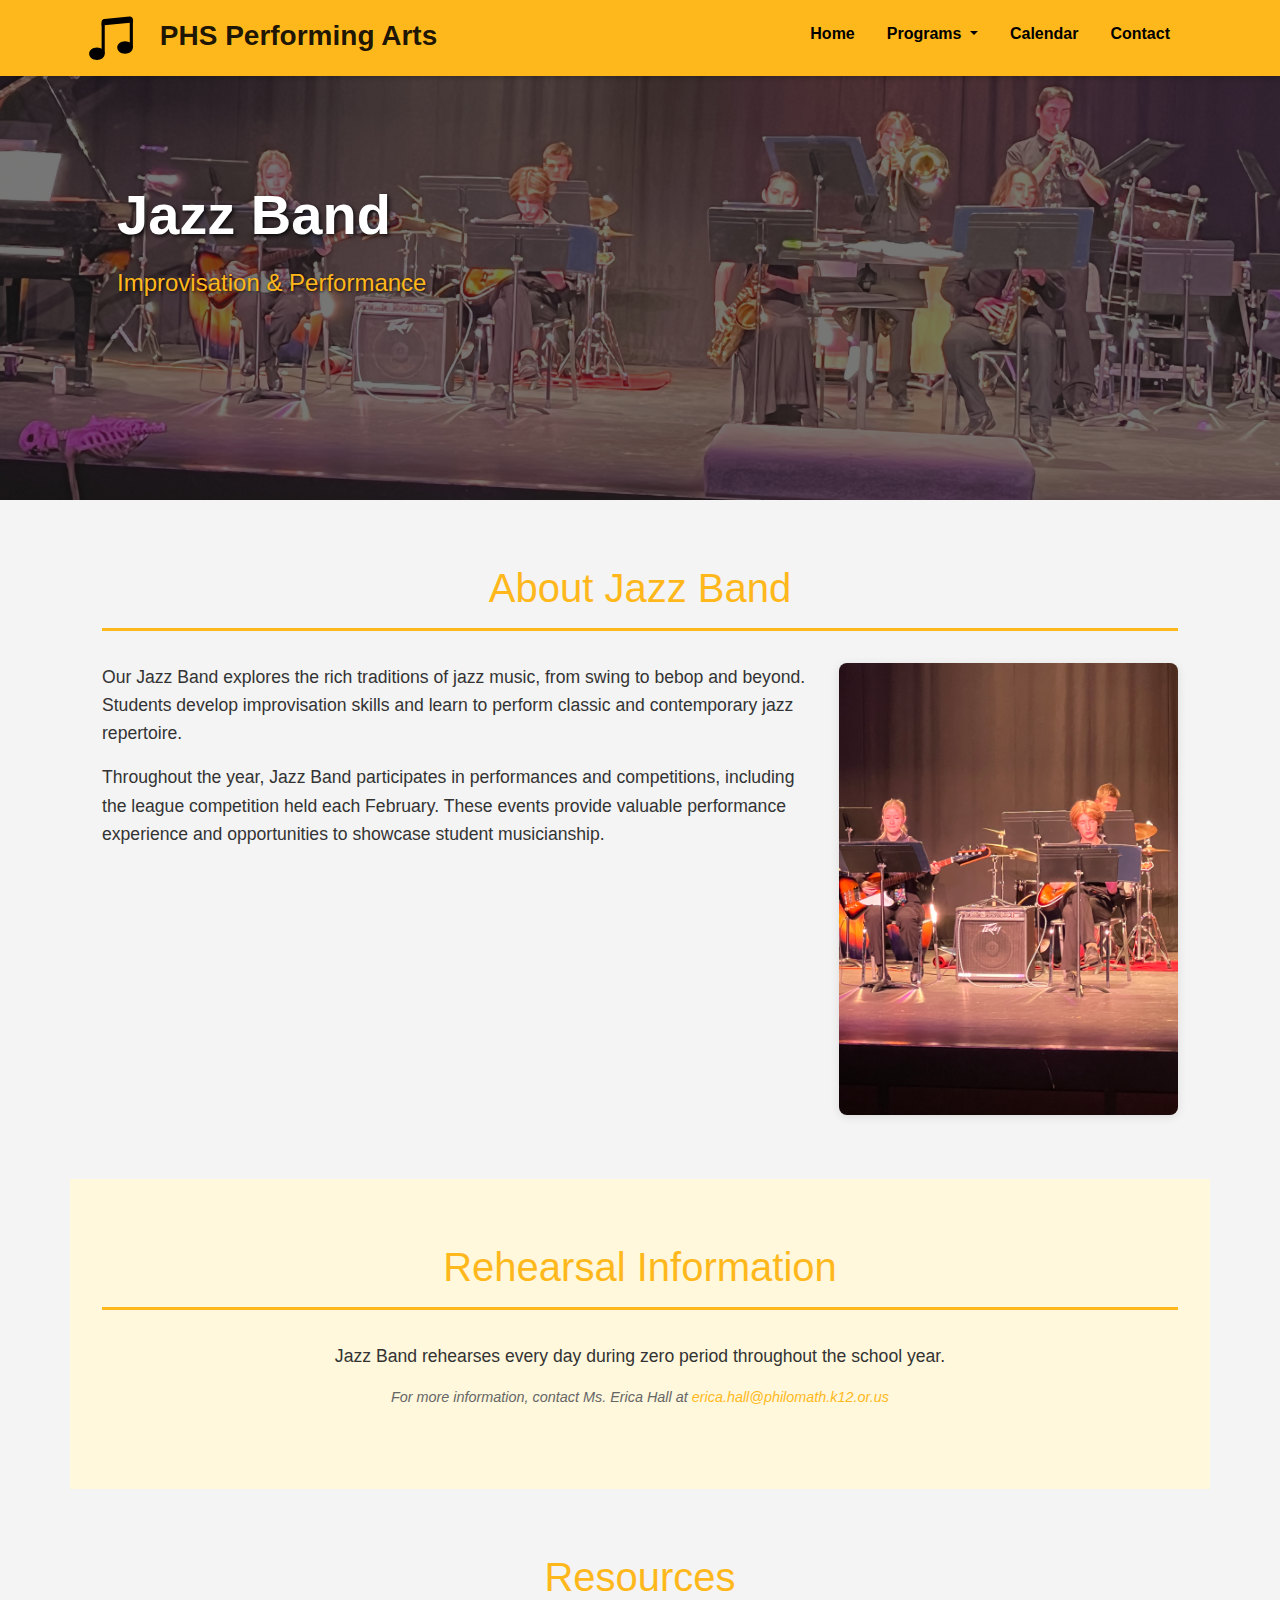
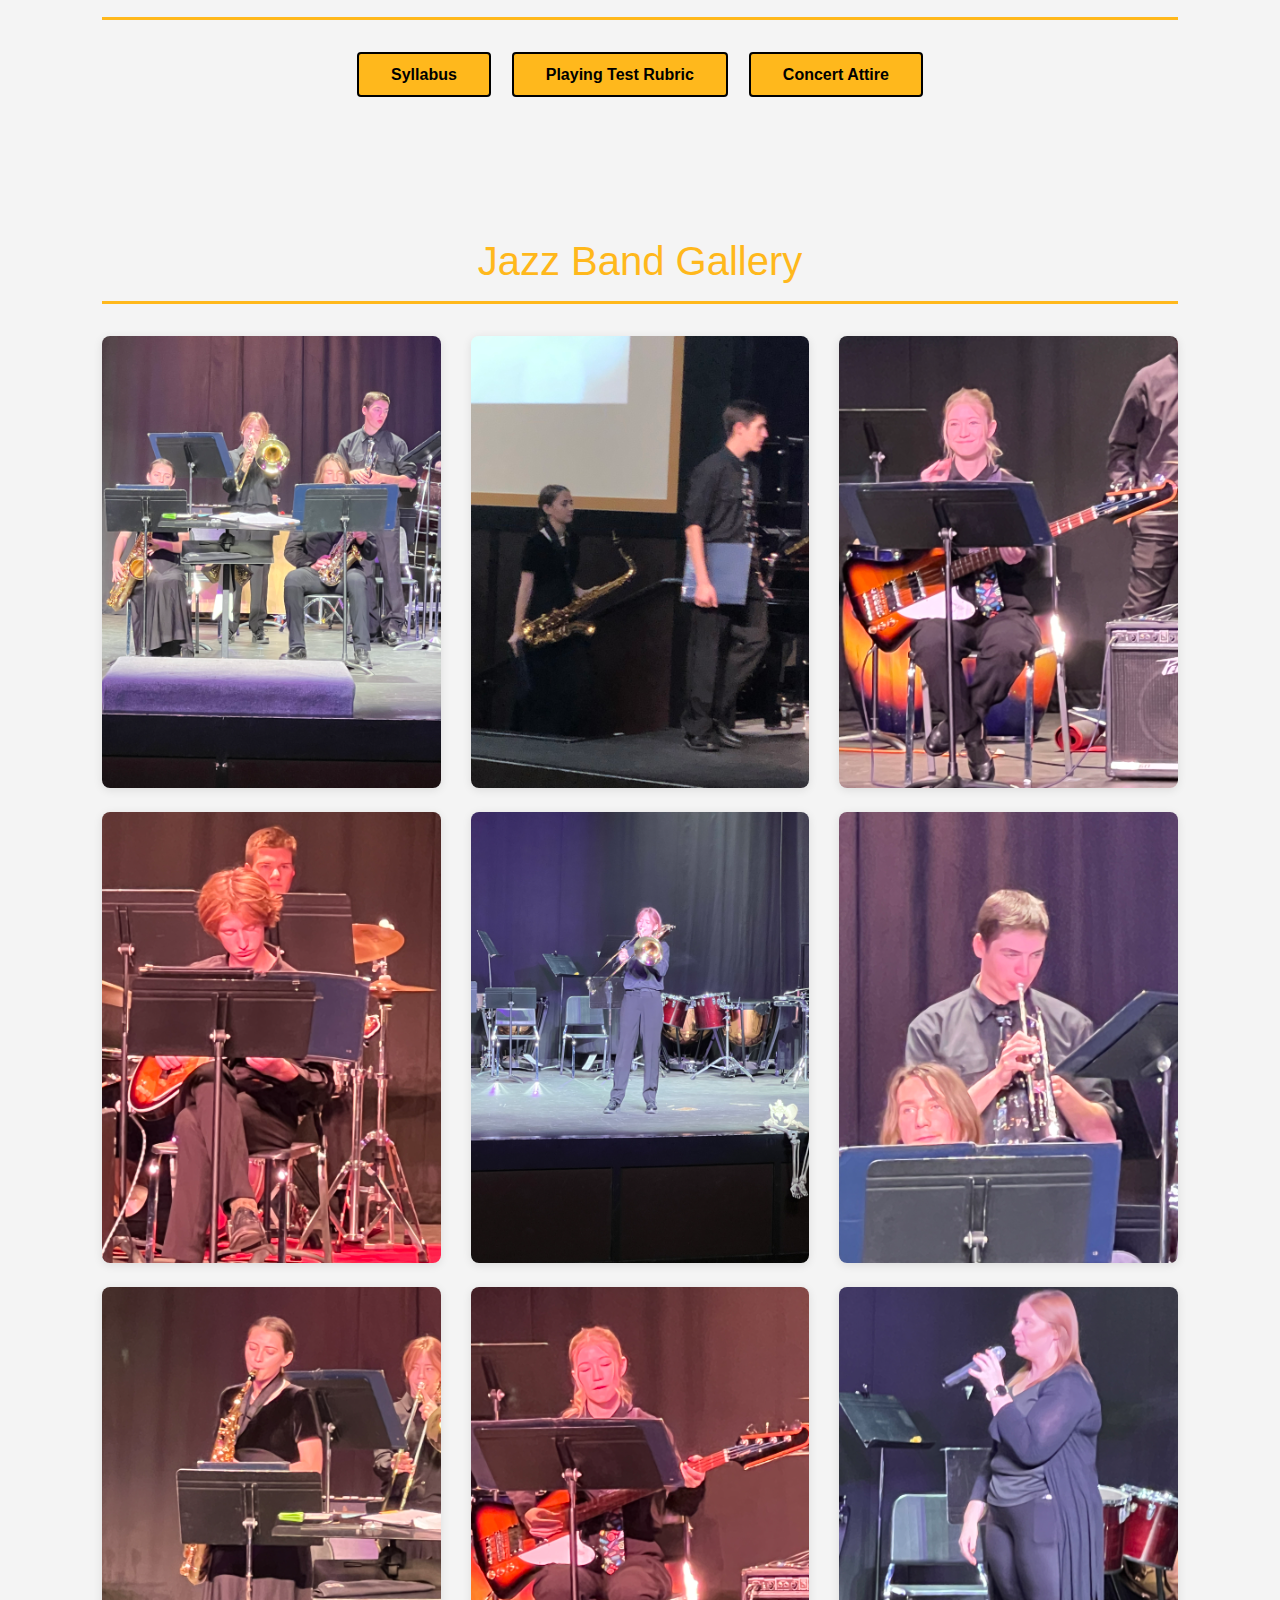
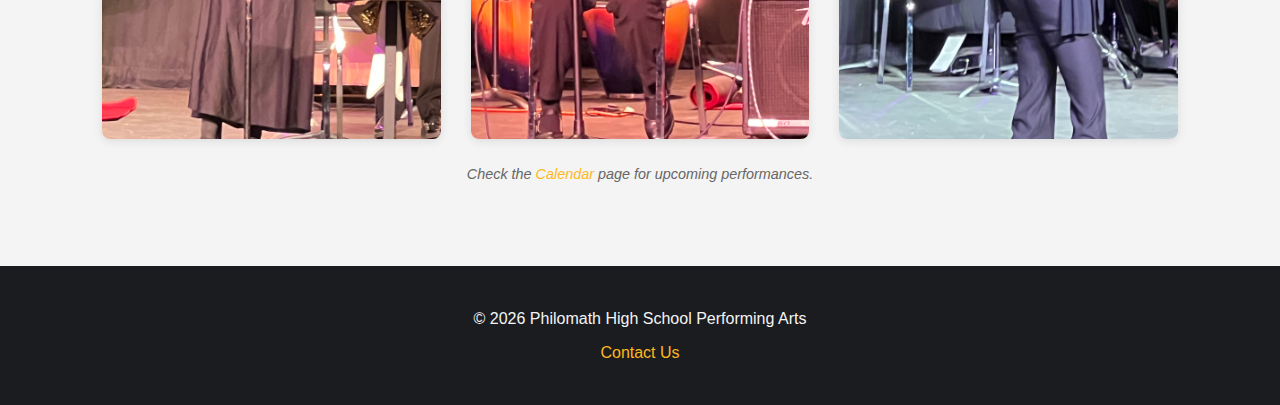
<file: jazz-band.html>
<!DOCTYPE html>
<html lang="en">
<head>
    <meta charset="UTF-8">
    <meta name="viewport" content="width=device-width, initial-scale=1.0">
    <title>Jazz Band - PHS Performing Arts</title>

    <meta name="description" content="PHS Jazz Band - Exploring jazz traditions from swing to bebop at Philomath High School.">
    <link rel="icon" type="image/svg+xml" href="./assets/icons/music-note-beamed.svg">

    <!-- Bootstrap CSS -->
    <link rel="stylesheet" href="https://stackpath.bootstrapcdn.com/bootstrap/4.5.0/css/bootstrap.min.css">

    <!-- Custom CSS -->
    <link rel="stylesheet" href="./css/styles.css">
</head>
<body>
    <!-- Navigation -->
    <div class="topnav fixed-top">
        <nav class="navbar navbar-light navbar-custom navbar-expand-md">
            <a class="navbar-brand" href="index.html">
                <img src="./assets/icons/music-note-beamed.svg" alt="PHS Logo">
                PHS Performing Arts
            </a>
            <button class="navbar-toggler" type="button" data-toggle="collapse"
                    data-target="#navbar-top" aria-controls="navbar-top"
                    aria-expanded="false" aria-label="Toggle navigation">
                <span class="navbar-toggler-icon"></span>
            </button>
            <div class="collapse navbar-collapse" id="navbar-top">
                <ul class="navbar-nav navbar-custom ml-auto">
                    <li class="nav-item"><a class="nav-link" href="index.html">Home</a></li>
                    <li class="nav-item dropdown">
                        <a class="nav-link dropdown-toggle" href="#" id="programsDropdown"
                           role="button" data-toggle="dropdown" aria-haspopup="true" aria-expanded="false">
                            Programs
                        </a>
                        <div class="dropdown-menu" aria-labelledby="programsDropdown">
                            <a class="dropdown-item" href="general-info.html">General Information</a>
                            <a class="dropdown-item" href="jazz-band.html">Jazz Band</a>
                            <a class="dropdown-item" href="choir.html">Concert Choir</a>
                            <a class="dropdown-item" href="wind-ensemble.html">Wind Ensemble</a>
                            <a class="dropdown-item" href="pep-band.html">Pep Band</a>
                        </div>
                    </li>
                    <li class="nav-item"><a class="nav-link" href="calendar.html">Calendar</a></li>
                    <li class="nav-item"><a class="nav-link" href="contact.html">Contact</a></li>
                </ul>
            </div>
        </nav>
    </div>

    <!-- Hero Section -->
    <div class="heading-content" style="background-image: url('./assets/img/image-13.jpg');">
        <section class="heading-section">
            <div class="container">
                <div class="row">
                    <div class="col-12">
                        <h1 class="heading-title">Jazz Band</h1>
                        <p class="heading-subtitle">Improvisation & Performance</p>
                    </div>
                </div>
            </div>
        </section>
    </div>

    <!-- Main Content -->
    <div class="body-content">
        <div class="content">
            <!-- About Jazz Band -->
            <section class="lightest-section">
                <div class="row">
                    <div class="col-12">
                        <h2 class="section-title">About Jazz Band</h2>
                    </div>
                </div>
                <div class="row">
                    <div class="col-md-8">
                        <!-- TO EDIT: Update jazz band description -->
                        <p>Our Jazz Band explores the rich traditions of jazz music, from swing to bebop and beyond. Students develop improvisation skills and learn to perform classic and contemporary jazz repertoire.</p>
                        <p>Throughout the year, Jazz Band participates in performances and competitions, including the league competition held each February. These events provide valuable performance experience and opportunities to showcase student musicianship.</p>
                    </div>
                    <div class="col-md-4">
                        <img src="./assets/img/image-14.jpg" alt="Jazz Band" class="img-responsive">
                    </div>
                </div>
            </section>

            <!-- Rehearsal Info -->
            <section class="light-section">
                <div class="row">
                    <div class="col-12">
                        <h2 class="section-title">Rehearsal Information</h2>
                    </div>
                </div>
                <div class="row justify-content-center">
                    <div class="col-md-8 text-center">
                        <p style="font-size: 1.1rem;">Jazz Band rehearses every day during zero period throughout the school year.</p>
                        <p class="note" style="margin-top: 1rem;"><em>For more information, contact Ms. Erica Hall at <a href="mailto:erica.hall@philomath.k12.or.us">erica.hall@philomath.k12.or.us</a></em></p>
                    </div>
                </div>
            </section>

            <!-- Resources -->
            <section class="lightest-section text-center">
                <div class="row">
                    <div class="col-12">
                        <h2 class="section-title">Resources</h2>
                    </div>
                </div>
                <div class="row justify-content-center">
                    <div class="col-md-8">
                        <a href="https://docs.google.com/document/d/1BjpGrEc_tY-c0tNfeUUm05sWL_57o2XEKkMszUmFQls/edit?tab=t.0" target="_blank" class="button-primary" style="margin-right: 1rem; margin-bottom: 0.75rem;">Syllabus</a>
                        <a href="https://docs.google.com/document/d/1-rzoDXYL3Q68cNXifiM9moTPkROtbyq2Kd8qH35RD9A/edit?tab=t.0" target="_blank" class="button-primary" style="margin-right: 1rem; margin-bottom: 0.75rem;">Playing Test Rubric</a>
                        <a href="uniforms.html#jazz-band" class="button-primary" style="margin-bottom: 0.75rem;">Concert Attire</a>
                    </div>
                </div>
            </section>

            <!-- Photo Gallery -->
            <section class="lightest-section">
                <div class="row">
                    <div class="col-12">
                        <h2 class="section-title">Jazz Band Gallery</h2>
                    </div>
                </div>
                <div class="row">
                    <div class="col-md-4 mb-4">
                        <img src="./assets/img/image-2.jpg" alt="Jazz Band Performance" class="img-responsive">
                    </div>
                    <div class="col-md-4 mb-4">
                        <img src="./assets/img/image-15.jpg" alt="Jazz Band Coming On Stage" class="img-responsive">
                    </div>
                    <div class="col-md-4 mb-4">
                        <img src="./assets/img/image-16.jpg" alt="Jazz Guitar" class="img-responsive">
                    </div>
                    <div class="col-md-4 mb-4">
                        <img src="./assets/img/image-17.jpg" alt="Galen Murch - Guitar" class="img-responsive">
                    </div>
                    <div class="col-md-4 mb-4">
                        <img src="./assets/img/image-18.jpg" alt="Maggy Real - Trombone" class="img-responsive">
                    </div>
                    <div class="col-md-4 mb-4">
                        <img src="./assets/img/image-19.jpg" alt="Mike Novak - Trumpet" class="img-responsive">
                    </div>
                    <div class="col-md-4 mb-4">
                        <img src="./assets/img/image-20.jpg" alt="Raegan McKinney - Tenor Sax" class="img-responsive">
                    </div>
                    <div class="col-md-4 mb-4">
                        <img src="./assets/img/image-21.jpg" alt="Jazz Guitar Performance" class="img-responsive">
                    </div>
                    <div class="col-md-4 mb-4">
                        <img src="./assets/img/image-22.jpg" alt="Ms. Hall Announcement" class="img-responsive">
                    </div>
                </div>
                <div class="row">
                    <div class="col-12 text-center">
                        <p class="note"><em>Check the <a href="calendar.html">Calendar</a> page for upcoming performances.</em></p>
                    </div>
                </div>
            </section>
        </div>
    </div>

    <!-- Footer -->
    <section class="footer-section">
        <div class="container">
            <div class="footer-content">
                <p>&copy; <span id="copyright-year"></span> Philomath High School Performing Arts</p>
                <p><a href="contact.html">Contact Us</a></p>
            </div>
        </div>
    </section>

    <!-- JavaScript -->
    <script src="https://code.jquery.com/jquery-3.5.1.slim.min.js"></script>
    <script src="https://cdn.jsdelivr.net/npm/popper.js@1.16.0/dist/umd/popper.min.js"></script>
    <script src="https://stackpath.bootstrapcdn.com/bootstrap/4.5.0/js/bootstrap.min.js"></script>
    <script src="./js/script.js"></script>
</body>
</html>
</file>
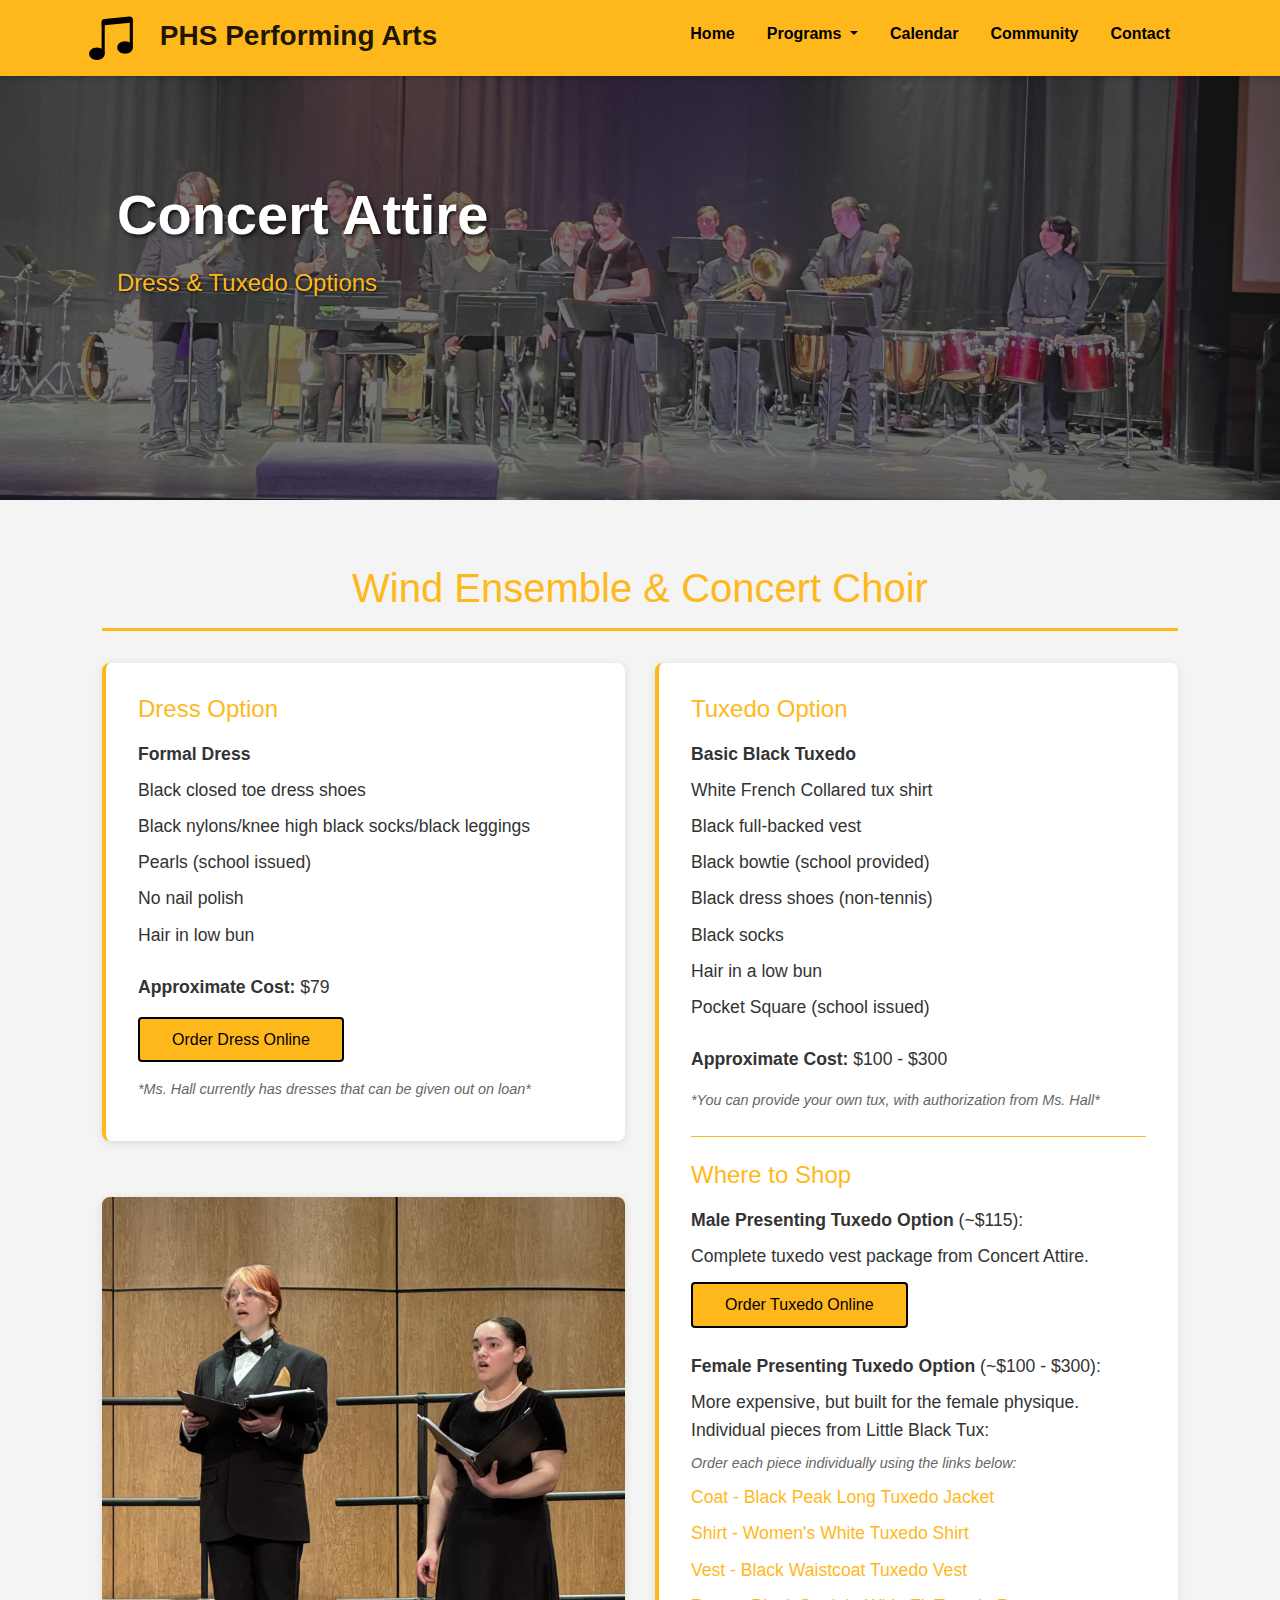
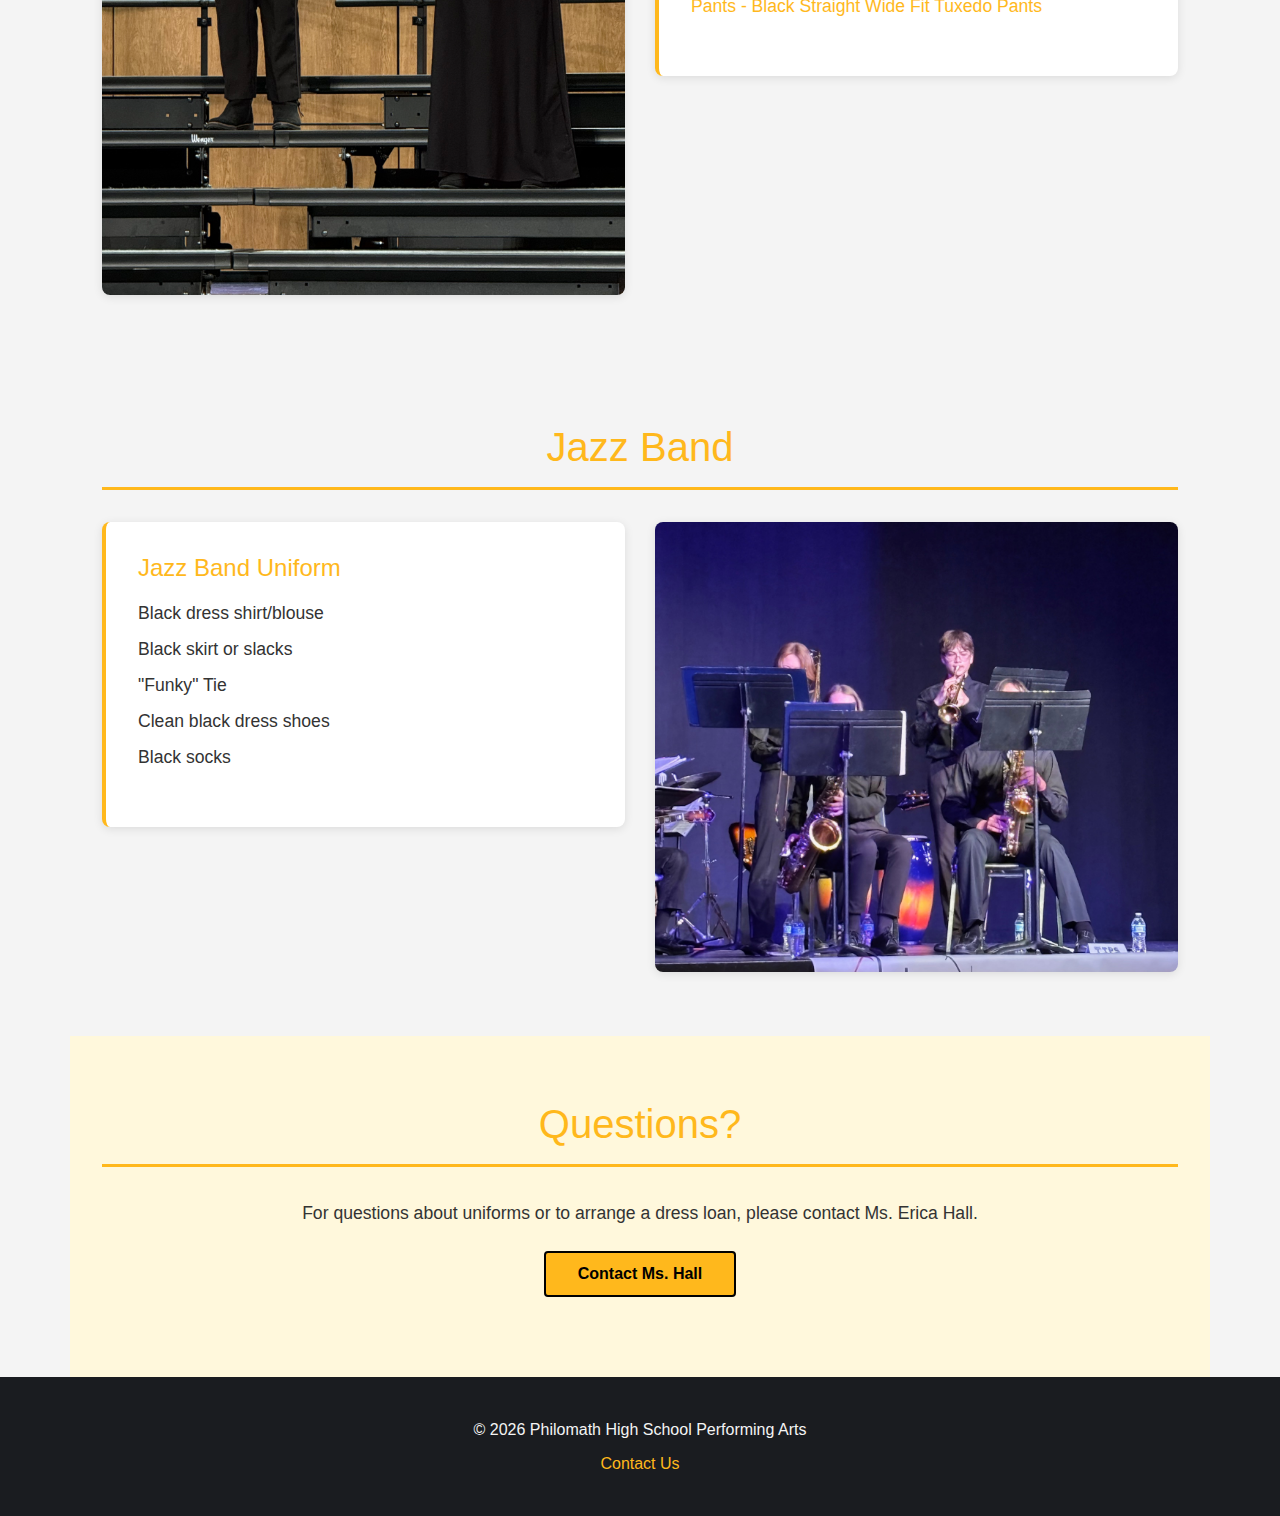
<file: uniforms.html>
<!DOCTYPE html>
<html lang="en">
<head>
    <meta charset="UTF-8">
    <meta name="viewport" content="width=device-width, initial-scale=1.0">
    <title>Concert Attire - PHS Performing Arts</title>

    <meta name="description" content="PHS Performing Arts Uniform Information - Band and Concert Choir uniform requirements for Philomath High School.">
    <link rel="icon" type="image/svg+xml" href="./assets/icons/music-note-beamed.svg">

    <!-- Bootstrap CSS -->
    <link rel="stylesheet" href="https://stackpath.bootstrapcdn.com/bootstrap/4.5.0/css/bootstrap.min.css">

    <!-- Custom CSS -->
    <link rel="stylesheet" href="./css/styles.css">
</head>
<body>
    <!-- Navigation -->
    <div class="topnav fixed-top">
        <nav class="navbar navbar-light navbar-custom navbar-expand-md">
            <a class="navbar-brand" href="index.html">
                <img src="./assets/icons/music-note-beamed.svg" alt="PHS Logo">
                PHS Performing Arts
            </a>
            <button class="navbar-toggler" type="button" data-toggle="collapse"
                    data-target="#navbar-top" aria-controls="navbar-top"
                    aria-expanded="false" aria-label="Toggle navigation">
                <span class="navbar-toggler-icon"></span>
            </button>
            <div class="collapse navbar-collapse" id="navbar-top">
                <ul class="navbar-nav navbar-custom ml-auto">
                    <li class="nav-item"><a class="nav-link" href="index.html">Home</a></li>
                    <li class="nav-item dropdown">
                        <a class="nav-link dropdown-toggle" href="#" id="programsDropdown"
                           role="button" data-toggle="dropdown" aria-haspopup="true" aria-expanded="false">
                            Programs
                        </a>
                        <div class="dropdown-menu" aria-labelledby="programsDropdown">
                            <a class="dropdown-item" href="general-info.html">General Information</a>
                            <a class="dropdown-item" href="jazz-band.html">Jazz Band</a>
                            <a class="dropdown-item" href="choir.html">Concert Choir</a>
                            <a class="dropdown-item" href="wind-ensemble.html">Wind Ensemble</a>
                            <a class="dropdown-item" href="pep-band.html">Pep Band</a>
                        </div>
                    </li>
                    <li class="nav-item"><a class="nav-link" href="calendar.html">Calendar</a></li>
                    <li class="nav-item"><a class="nav-link" href="community.html">Community</a></li>
                    <li class="nav-item"><a class="nav-link" href="contact.html">Contact</a></li>
                </ul>
            </div>
        </nav>
    </div>

    <!-- Hero Section -->
    <div class="heading-content" style="background-image: url('./assets/img/image-0.jpg');">
        <section class="heading-section">
            <div class="container">
                <div class="row">
                    <div class="col-12">
                        <h1 class="heading-title">Concert Attire</h1>
                        <p class="heading-subtitle">Dress & Tuxedo Options</p>
                    </div>
                </div>
            </div>
        </section>
    </div>

    <!-- Main Content -->
    <div class="body-content">
        <div class="content">
            <!-- Band/Wind Ensemble & Choir Uniforms -->
            <section id="wind-ensemble-choir" class="lightest-section">
                <div class="row">
                    <div class="col-12">
                        <h2 class="section-title">Wind Ensemble & Concert Choir</h2>
                    </div>
                </div>
                <div class="row">
                    <!-- Dress Option -->
                    <div class="col-md-6">
                        <div class="contact-card">
                            <h3>Dress Option</h3>
                            <p><strong>Formal Dress</strong></p>
                            <ul class="uniform-list">
                                <li>Black closed toe dress shoes</li>
                                <li>Black nylons/knee high black socks/black leggings</li>
                                <li>Pearls (school issued)</li>
                                <li>No nail polish</li>
                                <li>Hair in low bun</li>
                            </ul>
                            <p><strong>Approximate Cost:</strong> $79</p>
                            <p style="margin-top: 1rem;">
                                <a href="https://sepapparel.com/oratorio-concert-choir-dress.html" target="_blank" class="button-primary">Order Dress Online</a>
                            </p>
                            <p class="note" style="margin-top: 1rem;"><em>*Ms. Hall currently has dresses that can be given out on loan*</em></p>
                        </div>
                        <img src="./assets/img/image-24.jpg" alt="Choir Performance in Uniform" class="img-responsive" style="margin-top: 1.5rem;">
                    </div>
                    <!-- Tuxedo Option -->
                    <div class="col-md-6">
                        <div class="contact-card">
                            <h3>Tuxedo Option</h3>
                            <p><strong>Basic Black Tuxedo</strong></p>
                            <ul class="uniform-list">
                                <li>White French Collared tux shirt</li>
                                <li>Black full-backed vest</li>
                                <li>Black bowtie (school provided)</li>
                                <li>Black dress shoes (non-tennis)</li>
                                <li>Black socks</li>
                                <li>Hair in a low bun</li>
                                <li>Pocket Square (school issued)</li>
                            </ul>
                            <p><strong>Approximate Cost:</strong> $100 - $300</p>
                            <p class="note" style="margin-top: 1rem;"><em>*You can provide your own tux, with authorization from Ms. Hall*</em></p>

                            <hr style="border-color: var(--warriors-gold); margin: 1.5rem 0;">

                            <h3>Where to Shop</h3>
                            <p><strong>Male Presenting Tuxedo Option</strong> (~$115):</p>
                            <p>Complete tuxedo vest package from Concert Attire.</p>
                            <p style="margin-top: 0.75rem;">
                                <a href="https://www.concertattire.com/collections/tuxedos-ensembles/products/nathan-style-3003-tuxedo-vest-package" target="_blank" class="button-primary">Order Tuxedo Online</a>
                            </p>

                            <p style="margin-top: 1.5rem;"><strong>Female Presenting Tuxedo Option</strong> (~$100 - $300):</p>
                            <p>More expensive, but built for the female physique. Individual pieces from Little Black Tux:</p>
                            <p class="note"><em>Order each piece individually using the links below:</em></p>
                            <ul class="uniform-list">
                                <li><a href="https://www.littleblacktux.com/products/black-peak-long-tuxedo-jacket" target="_blank">Coat - Black Peak Long Tuxedo Jacket</a></li>
                                <li><a href="https://www.littleblacktux.com/products/womens-white-tuxedo-shirt-wing-collar" target="_blank">Shirt - Women's White Tuxedo Shirt</a></li>
                                <li><a href="https://www.littleblacktux.com/products/black-waistcoat-tuxedo-vest" target="_blank">Vest - Black Waistcoat Tuxedo Vest</a></li>
                                <li><a href="https://www.littleblacktux.com/products/copy-of-black-straight-wide-fit-tuxedo-pants" target="_blank">Pants - Black Straight Wide Fit Tuxedo Pants</a></li>
                            </ul>
                        </div>
                    </div>
                </div>
            </section>

            <!-- Jazz Band Uniform -->
            <section id="jazz-band" class="lightest-section">
                <div class="row">
                    <div class="col-12">
                        <h2 class="section-title">Jazz Band</h2>
                    </div>
                </div>
                <div class="row">
                    <div class="col-md-6">
                        <div class="contact-card">
                            <h3>Jazz Band Uniform</h3>
                            <ul class="uniform-list">
                                <li>Black dress shirt/blouse</li>
                                <li>Black skirt or slacks</li>
                                <li>"Funky" Tie</li>
                                <li>Clean black dress shoes</li>
                                <li>Black socks</li>
                            </ul>
                        </div>
                    </div>
                    <div class="col-md-6">
                        <img src="./assets/img/image-39.jpeg" alt="Jazz Band in Uniform" class="img-responsive">
                    </div>
                </div>
            </section>

            <!-- Contact Section -->
            <section class="light-section text-center">
                <div class="row">
                    <div class="col-12">
                        <h2 class="section-title">Questions?</h2>
                        <p>For questions about uniforms or to arrange a dress loan, please contact Ms. Erica Hall.</p>
                        <p style="margin-top: 1.5rem;">
                            <a href="contact.html" class="button-primary">Contact Ms. Hall</a>
                        </p>
                    </div>
                </div>
            </section>
        </div>
    </div>

    <!-- Footer -->
    <section class="footer-section">
        <div class="container">
            <div class="footer-content">
                <p>&copy; <span id="copyright-year"></span> Philomath High School Performing Arts</p>
                <p><a href="contact.html">Contact Us</a></p>
            </div>
        </div>
    </section>

    <!-- JavaScript -->
    <script src="https://code.jquery.com/jquery-3.5.1.slim.min.js"></script>
    <script src="https://cdn.jsdelivr.net/npm/popper.js@1.16.0/dist/umd/popper.min.js"></script>
    <script src="https://stackpath.bootstrapcdn.com/bootstrap/4.5.0/js/bootstrap.min.js"></script>
    <script src="./js/script.js"></script>
</body>
</html>
</file>
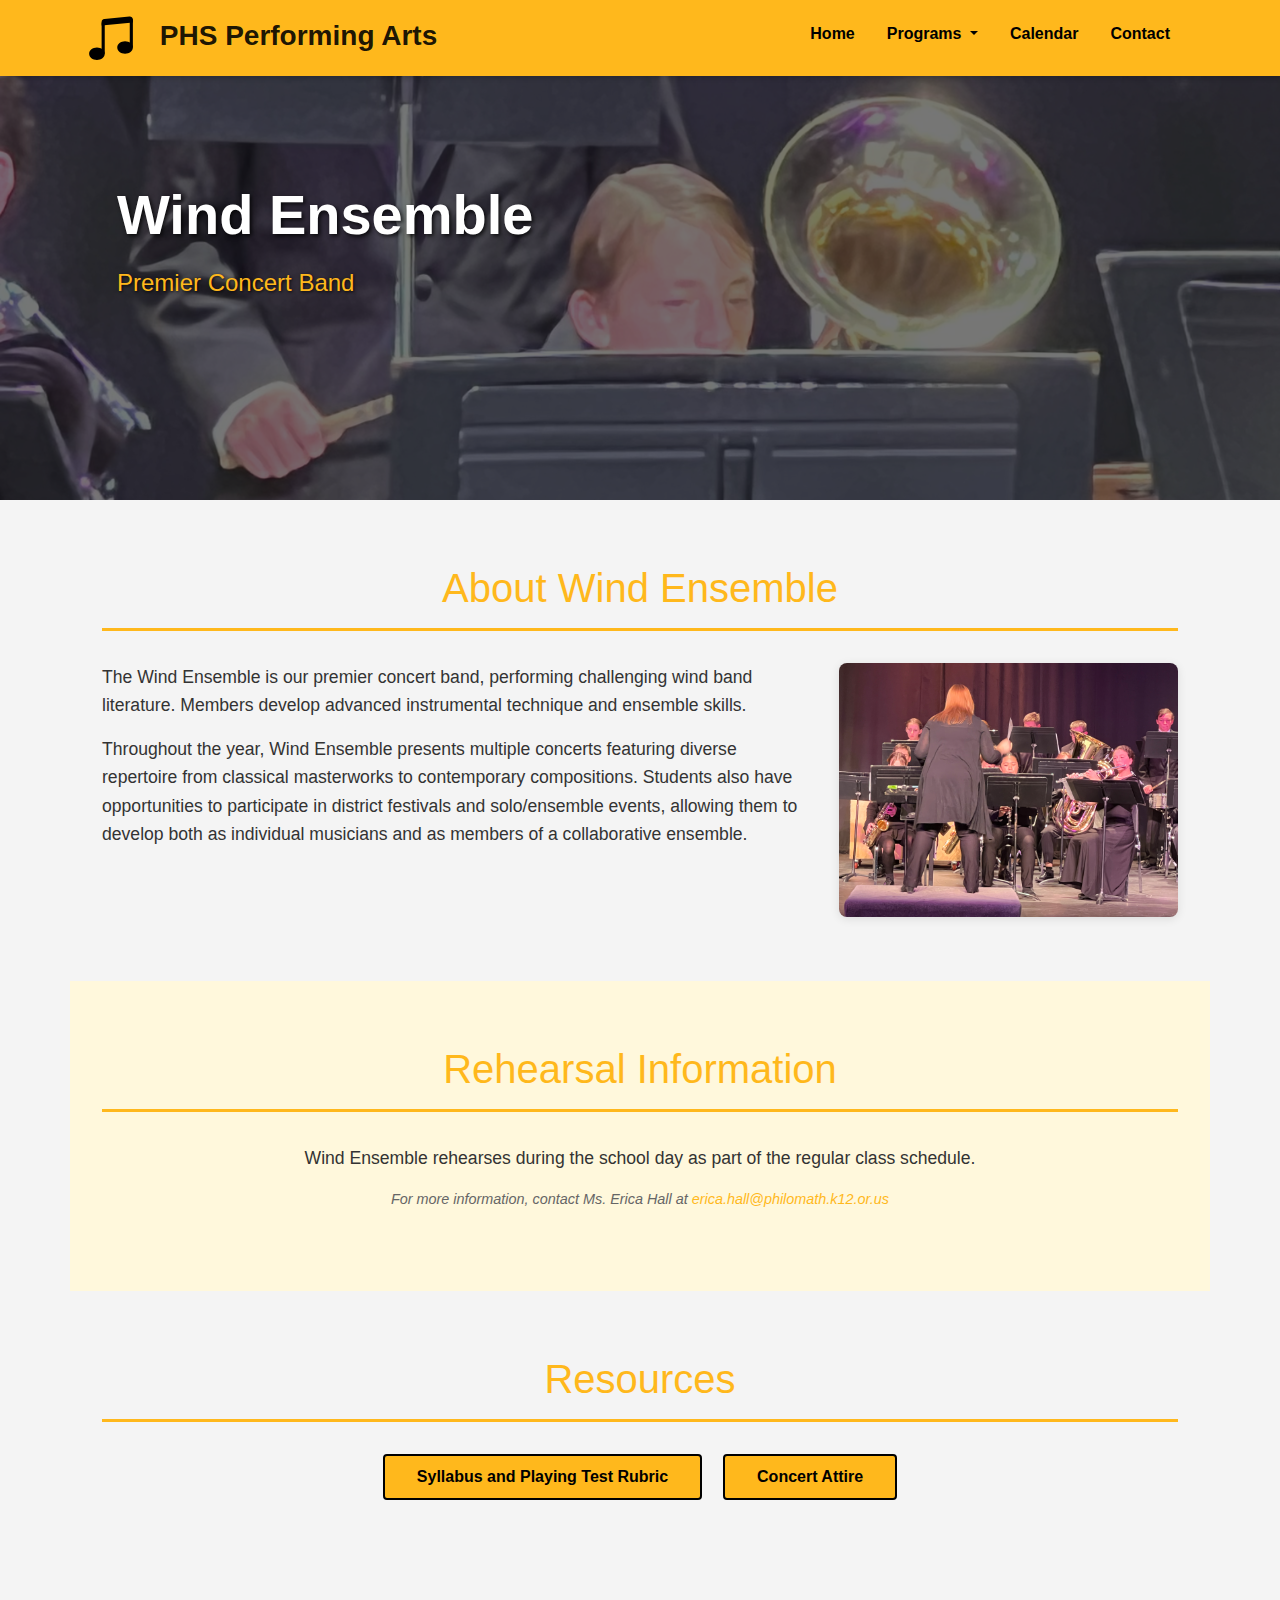
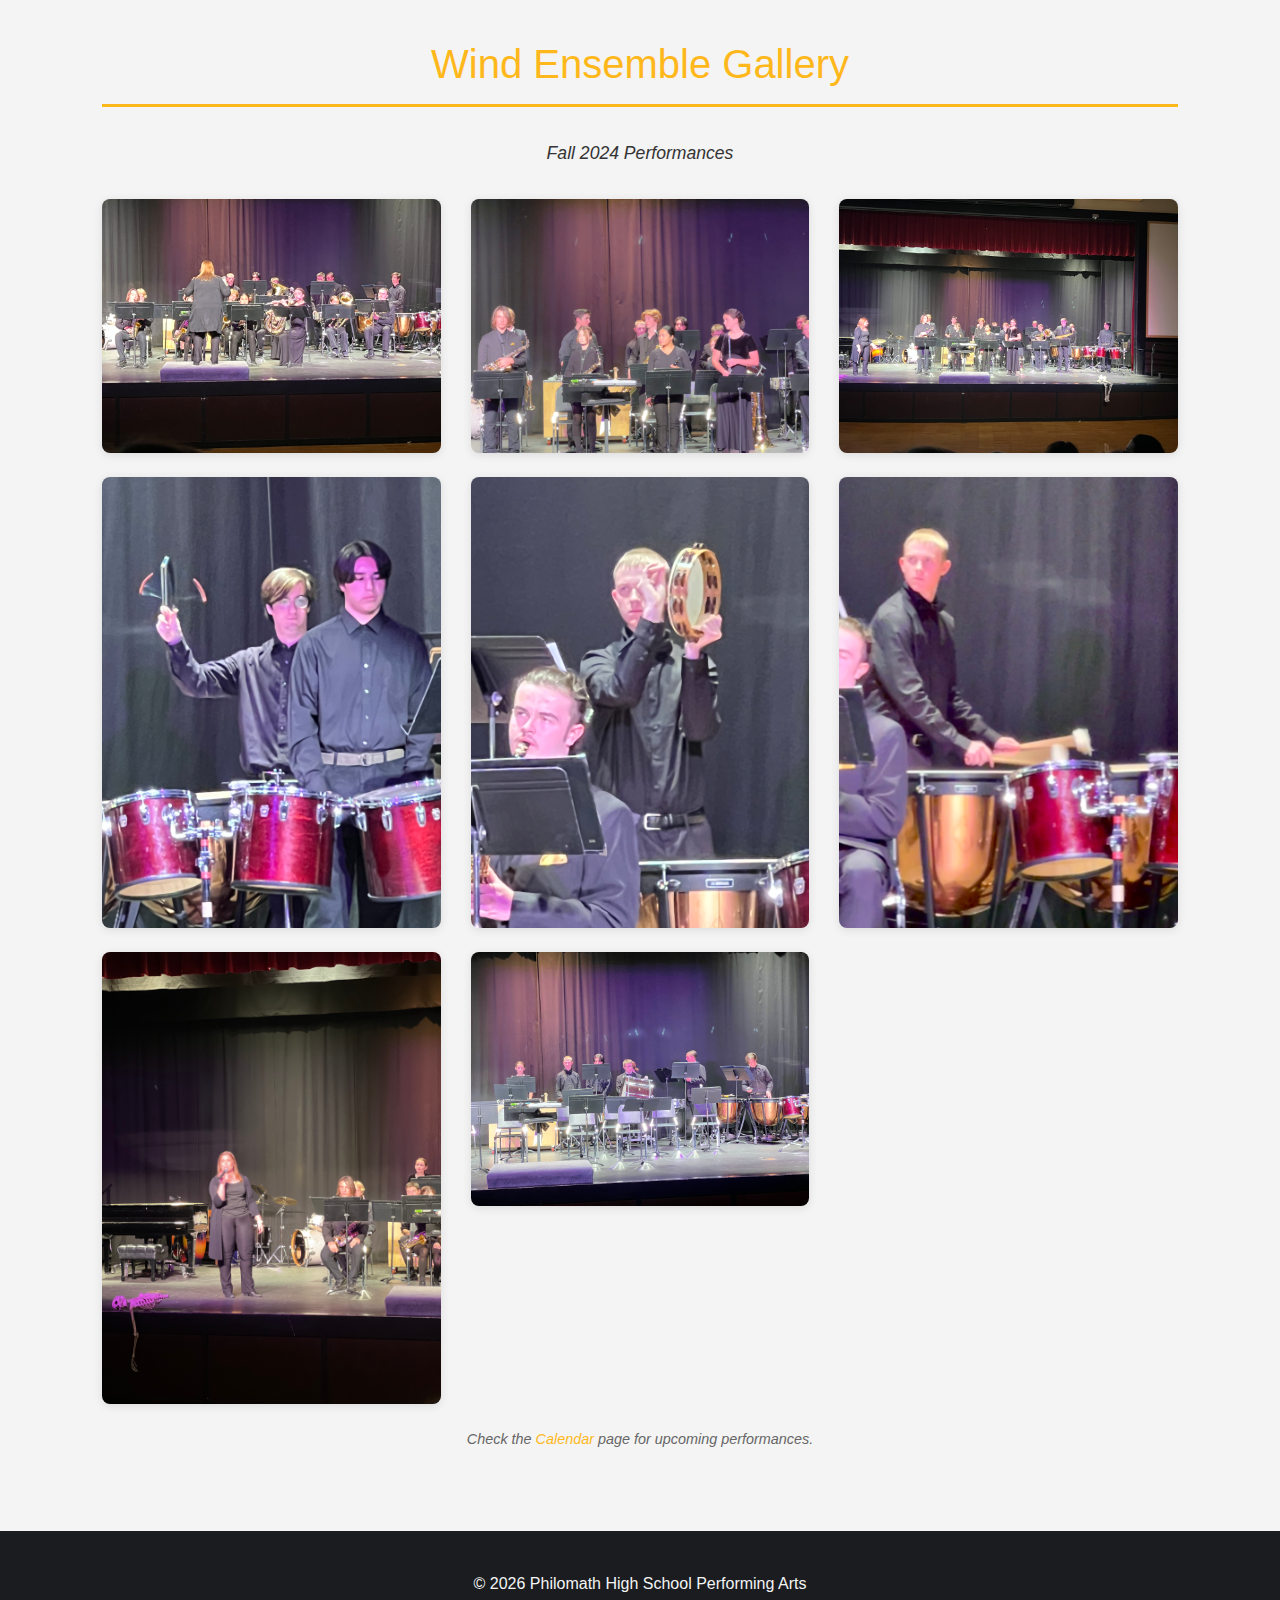
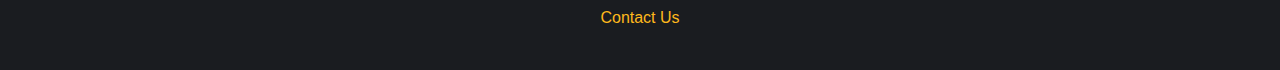
<file: wind-ensemble.html>
<!DOCTYPE html>
<html lang="en">
<head>
    <meta charset="UTF-8">
    <meta name="viewport" content="width=device-width, initial-scale=1.0">
    <title>Wind Ensemble - PHS Performing Arts</title>

    <meta name="description" content="PHS Wind Ensemble - Philomath High School's premier concert band performing challenging wind band literature.">
    <link rel="icon" type="image/svg+xml" href="./assets/icons/music-note-beamed.svg">

    <!-- Bootstrap CSS -->
    <link rel="stylesheet" href="https://stackpath.bootstrapcdn.com/bootstrap/4.5.0/css/bootstrap.min.css">

    <!-- Custom CSS -->
    <link rel="stylesheet" href="./css/styles.css">
</head>
<body>
    <!-- Navigation -->
    <div class="topnav fixed-top">
        <nav class="navbar navbar-light navbar-custom navbar-expand-md">
            <a class="navbar-brand" href="index.html">
                <img src="./assets/icons/music-note-beamed.svg" alt="PHS Logo">
                PHS Performing Arts
            </a>
            <button class="navbar-toggler" type="button" data-toggle="collapse"
                    data-target="#navbar-top" aria-controls="navbar-top"
                    aria-expanded="false" aria-label="Toggle navigation">
                <span class="navbar-toggler-icon"></span>
            </button>
            <div class="collapse navbar-collapse" id="navbar-top">
                <ul class="navbar-nav navbar-custom ml-auto">
                    <li class="nav-item"><a class="nav-link" href="index.html">Home</a></li>
                    <li class="nav-item dropdown">
                        <a class="nav-link dropdown-toggle" href="#" id="programsDropdown"
                           role="button" data-toggle="dropdown" aria-haspopup="true" aria-expanded="false">
                            Programs
                        </a>
                        <div class="dropdown-menu" aria-labelledby="programsDropdown">
                            <a class="dropdown-item" href="general-info.html">General Information</a>
                            <a class="dropdown-item" href="jazz-band.html">Jazz Band</a>
                            <a class="dropdown-item" href="choir.html">Concert Choir</a>
                            <a class="dropdown-item" href="wind-ensemble.html">Wind Ensemble</a>
                            <a class="dropdown-item" href="pep-band.html">Pep Band</a>
                        </div>
                    </li>
                    <li class="nav-item"><a class="nav-link" href="calendar.html">Calendar</a></li>
                    <li class="nav-item"><a class="nav-link" href="contact.html">Contact</a></li>
                </ul>
            </div>
        </nav>
    </div>

    <!-- Hero Section -->
    <div class="heading-content" style="background-image: url('./assets/img/image-4.jpg');">
        <section class="heading-section">
            <div class="container">
                <div class="row">
                    <div class="col-12">
                        <h1 class="heading-title">Wind Ensemble</h1>
                        <p class="heading-subtitle">Premier Concert Band</p>
                    </div>
                </div>
            </div>
        </section>
    </div>

    <!-- Main Content -->
    <div class="body-content">
        <div class="content">
            <!-- About Wind Ensemble -->
            <section class="lightest-section">
                <div class="row">
                    <div class="col-12">
                        <h2 class="section-title">About Wind Ensemble</h2>
                    </div>
                </div>
                <div class="row">
                    <div class="col-md-8">
                        <!-- TO EDIT: Update wind ensemble description -->
                        <p>The Wind Ensemble is our premier concert band, performing challenging wind band literature. Members develop advanced instrumental technique and ensemble skills.</p>
                        <p>Throughout the year, Wind Ensemble presents multiple concerts featuring diverse repertoire from classical masterworks to contemporary compositions. Students also have opportunities to participate in district festivals and solo/ensemble events, allowing them to develop both as individual musicians and as members of a collaborative ensemble.</p>
                    </div>
                    <div class="col-md-4">
                        <img src="./assets/img/image-1.jpg" alt="Wind Ensemble" class="img-responsive">
                    </div>
                </div>
            </section>

            <!-- Rehearsal Info -->
            <section class="light-section">
                <div class="row">
                    <div class="col-12">
                        <h2 class="section-title">Rehearsal Information</h2>
                    </div>
                </div>
                <div class="row justify-content-center">
                    <div class="col-md-8 text-center">
                        <p style="font-size: 1.1rem;">Wind Ensemble rehearses during the school day as part of the regular class schedule.</p>
                        <p class="note" style="margin-top: 1rem;"><em>For more information, contact Ms. Erica Hall at <a href="mailto:erica.hall@philomath.k12.or.us">erica.hall@philomath.k12.or.us</a></em></p>
                    </div>
                </div>
            </section>

            <!-- Resources -->
            <section class="lightest-section text-center">
                <div class="row">
                    <div class="col-12">
                        <h2 class="section-title">Resources</h2>
                    </div>
                </div>
                <div class="row justify-content-center">
                    <div class="col-md-8">
                        <a href="https://docs.google.com/document/d/1DJnngAO-eZho6FnTeoRVZY4LUvarOahm4ATcIZGn2NE/edit?tab=t.0" target="_blank" class="button-primary" style="margin-right: 1rem; margin-bottom: 0.75rem;">Syllabus and Playing Test Rubric</a>
                        <a href="uniforms.html#wind-ensemble-choir" class="button-primary" style="margin-bottom: 0.75rem;">Concert Attire</a>
                    </div>
                </div>
            </section>

            <!-- Photo Gallery -->
            <section class="lightest-section">
                <div class="row">
                    <div class="col-12">
                        <h2 class="section-title">Wind Ensemble Gallery</h2>
                        <p class="text-center" style="margin-bottom: 2rem;"><em>Fall 2024 Performances</em></p>
                    </div>
                </div>
                <div class="row">
                    <div class="col-md-4 mb-4">
                        <img src="./assets/img/image-5.jpg" alt="Wind Ensemble Performance" class="img-responsive">
                    </div>
                    <div class="col-md-4 mb-4">
                        <img src="./assets/img/image-6.jpg" alt="Band Instruments" class="img-responsive">
                    </div>
                    <div class="col-md-4 mb-4">
                        <img src="./assets/img/image-7.jpg" alt="Wind Ensemble Concert" class="img-responsive">
                    </div>
                    <div class="col-md-4 mb-4">
                        <img src="./assets/img/image-8.jpg" alt="Band Ensemble" class="img-responsive">
                    </div>
                    <div class="col-md-4 mb-4">
                        <img src="./assets/img/image-9.jpg" alt="Wind Ensemble Group" class="img-responsive">
                    </div>
                    <div class="col-md-4 mb-4">
                        <img src="./assets/img/image-10.jpg" alt="Individual Performance" class="img-responsive">
                    </div>
                    <div class="col-md-4 mb-4">
                        <img src="./assets/img/image-11.jpg" alt="Concert Announcement" class="img-responsive">
                    </div>
                    <div class="col-md-4 mb-4">
                        <img src="./assets/img/image-12.jpg" alt="Percussion Section" class="img-responsive">
                    </div>
                </div>
                <div class="row">
                    <div class="col-12 text-center">
                        <p class="note"><em>Check the <a href="calendar.html">Calendar</a> page for upcoming performances.</em></p>
                    </div>
                </div>
            </section>
        </div>
    </div>

    <!-- Footer -->
    <section class="footer-section">
        <div class="container">
            <div class="footer-content">
                <p>&copy; <span id="copyright-year"></span> Philomath High School Performing Arts</p>
                <p><a href="contact.html">Contact Us</a></p>
            </div>
        </div>
    </section>

    <!-- JavaScript -->
    <script src="https://code.jquery.com/jquery-3.5.1.slim.min.js"></script>
    <script src="https://cdn.jsdelivr.net/npm/popper.js@1.16.0/dist/umd/popper.min.js"></script>
    <script src="https://stackpath.bootstrapcdn.com/bootstrap/4.5.0/js/bootstrap.min.js"></script>
    <script src="./js/script.js"></script>
</body>
</html>
</file>
<file: css/styles.css>
/*** Color Palette - Philomath Performing Arts ***/
/*
    Primary Colors (Philomath Warriors):
    #FFB81C - Warriors Gold (navigation, headers, accents)
    #000000 - Warriors Black (text, dark sections, footer)

    Secondary Colors (adapted from PHRED):
    #D4AF37 - Metallic Gold (buttons, highlights)
    #FFF8DC - Cornsilk (light section backgrounds)
    #F4F4F4 - Off-White (main backgrounds)
    #1A1C20 - Dark Gray (footer, dark sections)
*/

:root {
    --warriors-gold: #FFB81C;
    --warriors-black: #000000;
    --accent-gold: #D4AF37;
    --light-cream: #FFF8DC;
    --off-white: #F4F4F4;
    --dark-gray: #1A1C20;
    --text-dark: #333;
    --text-light: #666;
    --white: #ffffff;
}

html {
    background-color: var(--off-white);
    scroll-behavior: smooth;
}

body {
    font-family: 'Segoe UI', Tahoma, Geneva, Verdana, sans-serif;
    line-height: 1.6;
    color: var(--text-dark);
    margin: 0;
    padding: 0;
}

h1 {
    font-size: 3rem;
    margin-bottom: 1rem;
}

h2 {
    font-size: 2.5rem;
    color: var(--warriors-gold);
    margin-bottom: 1.5rem;
}

h3 {
    font-size: 1.5rem;
    color: var(--warriors-black);
    margin-bottom: 1rem;
}

ul {
    list-style-type: none;
    padding-left: 0;
}

li {
    padding-bottom: 0.5rem;
}

a {
    text-decoration: none;
    color: var(--warriors-gold);
}

a:hover {
    text-decoration: underline;
}

/*** Buttons ***/
.button-primary {
    border: 2px solid var(--warriors-black);
    background-color: var(--warriors-gold);
    color: var(--warriors-black);
    padding: 0.5rem 2rem;
    font-size: 1rem;
    font-weight: 600;
    border-radius: 4px;
    cursor: pointer;
    transition: all 0.3s ease;
    text-decoration: none;
    display: inline-block;
}

.button-primary:hover {
    background-color: var(--warriors-black);
    color: var(--warriors-gold);
    transform: translateY(-2px);
    box-shadow: 0 4px 8px rgba(0,0,0,0.2);
}

.button-secondary {
    border: 2px solid var(--warriors-gold);
    background-color: var(--white);
    color: var(--warriors-black);
    padding: 0.5rem 2rem;
    font-size: 1rem;
    font-weight: 600;
    border-radius: 4px;
    cursor: pointer;
    transition: all 0.3s ease;
    text-decoration: none;
    display: inline-block;
}

.button-secondary:hover {
    background-color: var(--warriors-gold);
    color: var(--warriors-black);
}

/*** Layout ***/
.content {
    background-color: var(--off-white);
    margin: auto;
    max-width: 1140px;
    padding: 0;
}

/*** Navigation Bar ***/
.topnav {
    background-color: var(--warriors-gold);
    box-shadow: 0 2px 5px rgba(0,0,0,0.2);
}

.navbar {
    margin: auto;
    max-width: 1140px;
}

.navbar-brand {
    color: var(--warriors-black);
    font-size: 1.75rem;
    font-weight: 700;
}

.navbar-brand img {
    padding-right: 1rem;
    height: 50px;
}

.navbar-nav {
    padding-right: 1rem;
}

.nav-item {
    font-size: 1rem;
    font-weight: 600;
    padding-left: 1rem;
}

.navbar-custom {
    background-color: var(--warriors-gold);
    color: var(--warriors-black);
}

.nav-link {
    color: var(--warriors-black) !important;
    transition: color 0.3s ease;
    font-weight: 600;
}

.nav-link:hover,
.nav-link.active {
    color: var(--white) !important;
    background-color: rgba(0,0,0,0.1);
    border-radius: 4px;
}

.dropdown-menu {
    background-color: var(--white);
    border: 1px solid rgba(255,184,28,0.3);
}

.dropdown-item {
    color: var(--warriors-black);
    transition: background-color 0.3s ease;
}

.dropdown-item:hover {
    background-color: var(--light-cream);
    color: var(--warriors-gold);
}

/* Mobile dropdown fix */
@media (max-width: 768px) {
    .navbar-collapse .dropdown-menu {
        position: static;
        float: none;
        width: auto;
        margin-top: 0;
        background-color: rgba(255,184,28,0.1);
        border: none;
    }

    .navbar-collapse .dropdown-item {
        padding-left: 2rem;
    }
}

/*** Hero/Heading Section ***/
.heading-content {
    background-position: center;
    background-repeat: no-repeat;
    background-size: cover;
    height: 500px;
    display: flex;
    align-items: center;
    position: relative;
    background-color: var(--warriors-black);
}

.heading-content::before {
    content: '';
    position: absolute;
    top: 0;
    left: 0;
    right: 0;
    bottom: 0;
    background: rgba(26, 26, 26, 0.6);
    z-index: 0;
}

.heading-section {
    color: var(--white);
    margin: auto;
    max-width: 1140px;
    padding: 2rem;
    position: relative;
    z-index: 1;
    width: 100%;
}

.heading-title {
    color: var(--white);
    font-family: "Arial", sans-serif;
    font-size: 3.5rem;
    font-weight: 700;
    text-shadow: 2px 2px 4px rgba(0,0,0,0.8);
    margin-bottom: 1rem;
}

.heading-subtitle {
    font-size: 1.5rem;
    color: var(--warriors-gold);
    text-shadow: 1px 1px 3px rgba(0,0,0,0.8);
}

/*** Body Content ***/
.body-content {
    background-color: var(--off-white);
}

/*** Sections ***/
.content section {
    padding: 4rem 2rem;
    font-size: 1.1rem;
}

.lightest-section {
    background-color: var(--off-white);
    color: var(--text-dark);
}

.light-section {
    background-color: var(--light-cream);
    color: var(--text-dark);
}

.dark-section {
    background-color: var(--dark-gray);
    color: var(--white);
}

.dark-section h2 {
    color: var(--warriors-gold);
}

.dark-section h3 {
    color: var(--light-cream);
}

.section-title {
    text-align: center;
    margin-bottom: 2rem;
    padding-bottom: 1rem;
    border-bottom: 3px solid var(--warriors-gold);
}

.section-paragraph {
    padding-bottom: 1rem;
}

/*** Calendar Table ***/
.calendar-table {
    background-color: var(--white);
    border-radius: 8px;
    overflow: hidden;
    box-shadow: 0 2px 10px rgba(0,0,0,0.1);
    width: 100%;
}

.calendar-table thead {
    background-color: var(--warriors-gold);
    color: var(--warriors-black);
    font-weight: 700;
}

.calendar-table th {
    padding: 1rem;
    font-weight: 600;
    text-align: left;
}

.calendar-table td {
    padding: 1rem;
    border-bottom: 1px solid #ddd;
}

.calendar-table tbody tr:hover {
    background-color: var(--light-cream);
}

/* For dark section */
.dark-section .calendar-table {
    background-color: var(--white);
    color: var(--text-dark);
}

.dark-section .calendar-table a {
    color: var(--warriors-gold);
}

/*** Contact Cards ***/
.contact-card {
    background-color: var(--white);
    padding: 2rem;
    border-radius: 8px;
    box-shadow: 0 2px 10px rgba(0,0,0,0.1);
    margin-bottom: 2rem;
    border-left: 4px solid var(--warriors-gold);
}

.contact-card h3 {
    color: var(--warriors-gold);
    margin-bottom: 1rem;
}

.contact-card p {
    margin-bottom: 0.5rem;
}

.contact-card a {
    color: var(--warriors-gold);
    text-decoration: none;
    font-weight: 500;
}

.contact-card a:hover {
    text-decoration: underline;
}

.contact-card .button-primary {
    color: var(--warriors-black);
}

.contact-card .button-primary:hover {
    color: var(--warriors-gold);
    text-decoration: none;
}

/*** Footer ***/
.footer-section {
    background-color: var(--dark-gray);
    color: var(--off-white);
    text-align: center;
    padding: 2rem 1rem;
    width: 100%;
}

.footer-content p {
    margin: 0.5rem 0;
}

.footer-content a {
    color: var(--warriors-gold);
    text-decoration: none;
}

.footer-content a:hover {
    text-decoration: underline;
}

.social-media-icon {
    padding: 0.5rem;
    height: 50px;
    width: 50px;
    transition: transform 0.3s ease;
}

.social-media-icon:hover {
    transform: scale(1.1);
}

/*** Utility Classes ***/
.highlight-word {
    color: var(--warriors-gold);
    font-weight: 600;
}

.emphasize-word {
    font-style: italic;
}

.text-center {
    text-align: center;
}

.img-responsive {
    max-width: 100%;
    height: auto;
    border-radius: 8px;
    box-shadow: 0 2px 10px rgba(0,0,0,0.1);
}

.note {
    font-style: italic;
    color: var(--text-light);
    font-size: 0.9rem;
}

/* Smooth scroll offset for fixed navbar */
section {
    scroll-margin-top: 80px;
}

.spaced-content {
    padding-bottom: 2rem;
}

.centered-section {
    justify-content: center;
    text-align: center;
}

/*** Responsive Breakpoints ***/

/* Medium screens - tablets (1145px) */
@media (max-width: 1145px) {
    .heading-title {
        font-size: 3rem;
    }

    .heading-subtitle {
        font-size: 1.3rem;
    }
}

/* Medium mobile devices (1030px) */
@media (max-width: 1030px) {
    .content section {
        padding: 3rem 1.5rem;
    }
}

/* Small screens - tablets (768px) */
@media (max-width: 768px) {
    .navbar-brand {
        font-size: 1.25rem;
    }

    .navbar-brand img {
        height: 40px;
    }

    .heading-content {
        height: 400px;
    }

    .heading-title {
        font-size: 2.5rem;
    }

    .heading-subtitle {
        font-size: 1.1rem;
    }

    .content section {
        padding: 2rem 1rem;
    }

    h2 {
        font-size: 2rem;
    }

    .calendar-table {
        font-size: 0.9rem;
    }

    .calendar-table th,
    .calendar-table td {
        padding: 0.5rem;
    }

    .lightest-section {
        text-align: center;
    }
}

/* Extra small screens - mobile (575px) */
@media (max-width: 575px) {
    .heading-content {
        height: 300px;
    }

    .heading-title {
        font-size: 1.8rem;
    }

    .heading-subtitle {
        font-size: 0.9rem;
    }

    .content section {
        padding: 2rem 1rem;
    }

    .calendar-table {
        font-size: 0.8rem;
    }

    .calendar-table th,
    .calendar-table td {
        padding: 0.3rem;
    }

    .contact-card {
        padding: 1rem;
    }

    .img-responsive {
        width: 100%;
    }
}
</file>
